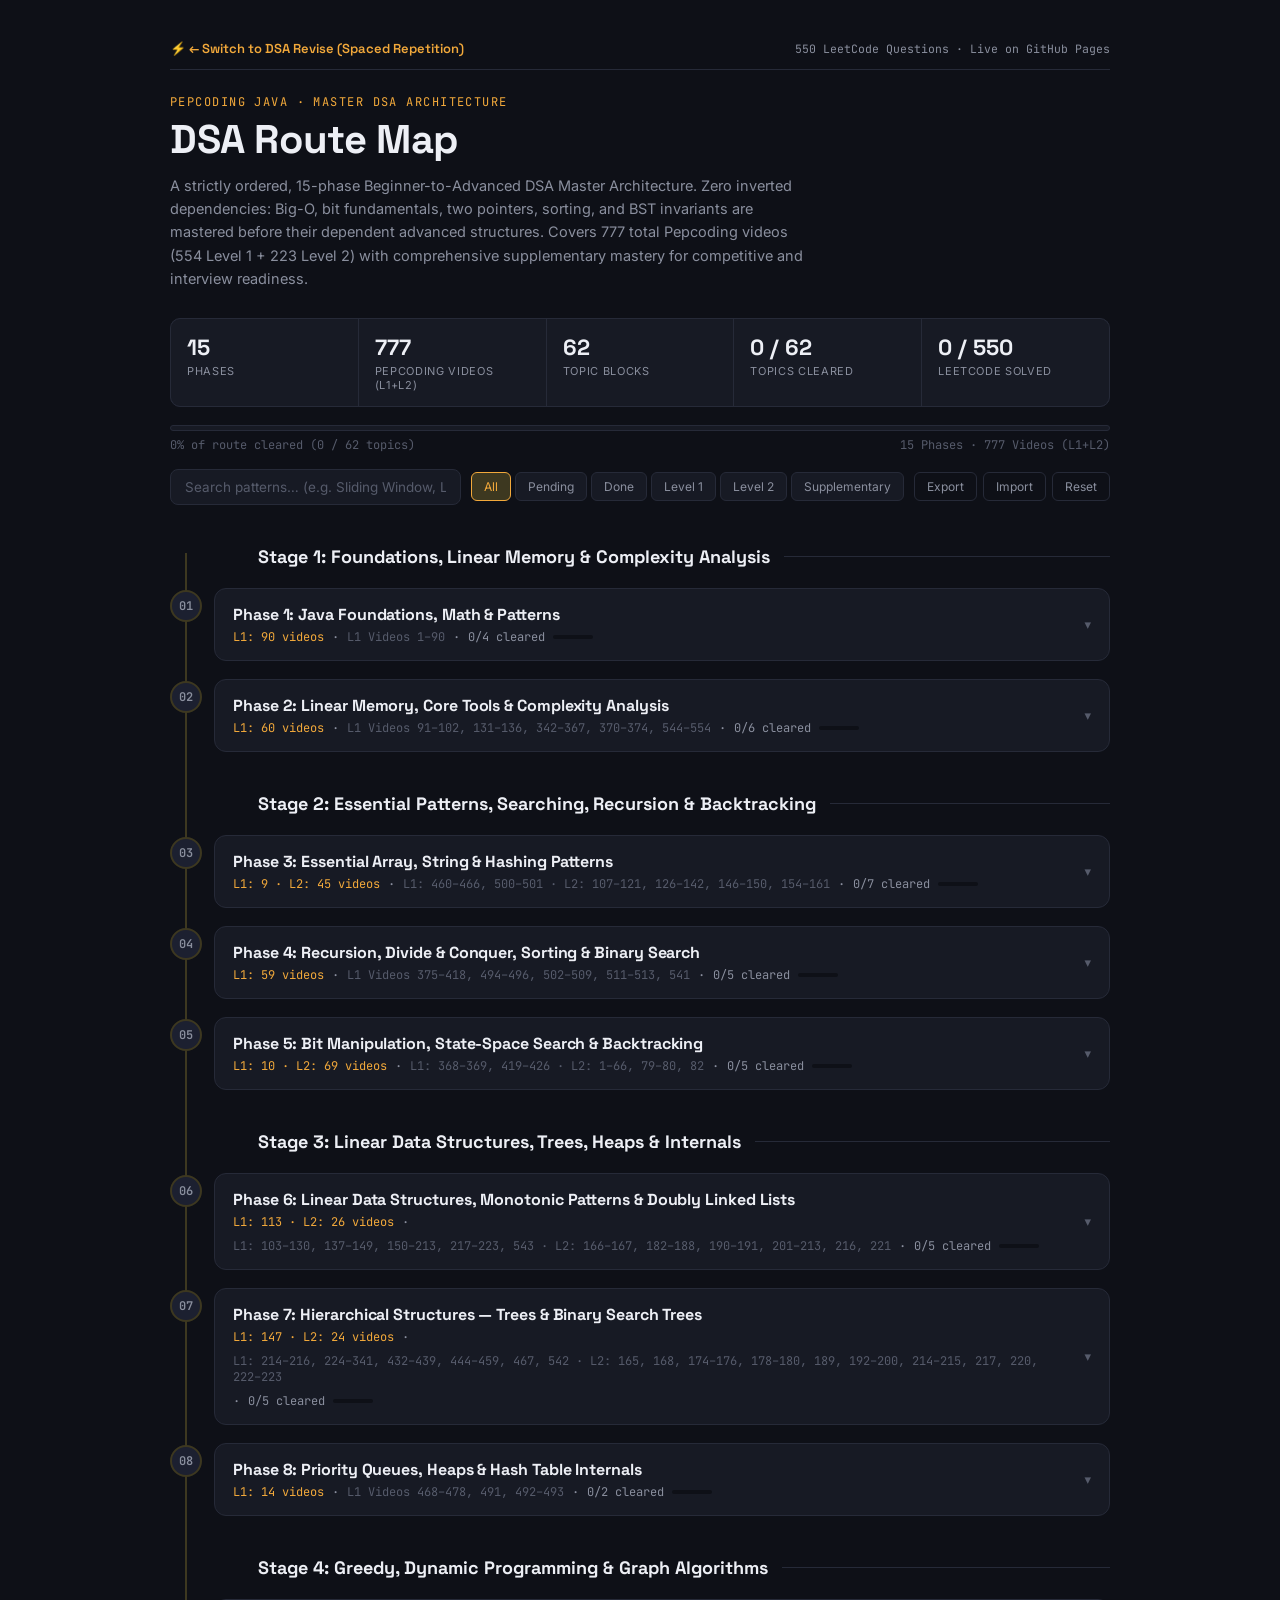
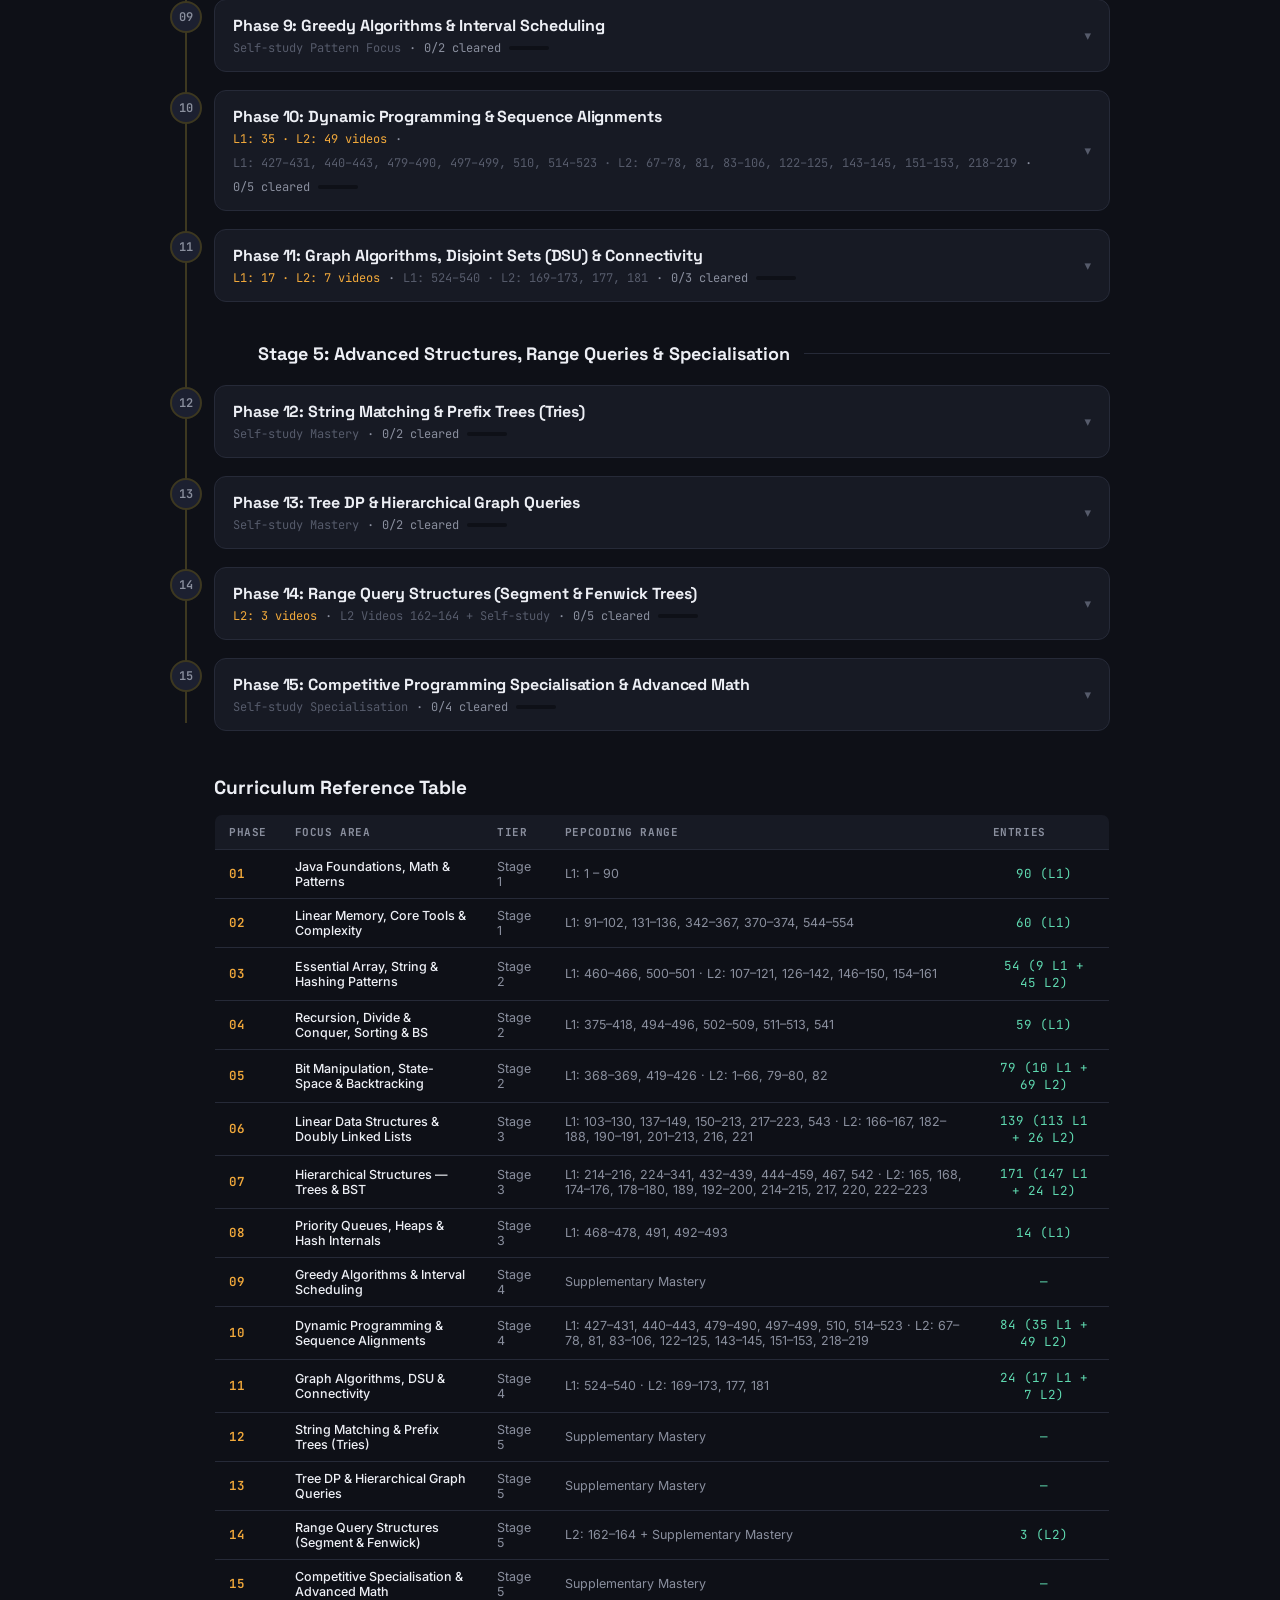
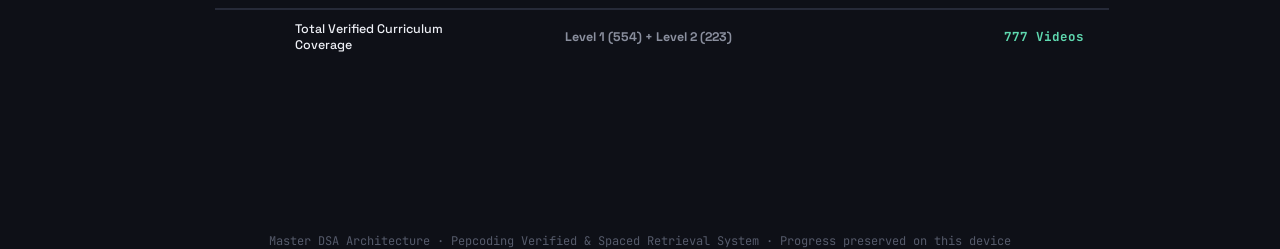
<file: docs/roadmap.html>
<!DOCTYPE html>
<html lang="en">
<head>
<meta charset="UTF-8">
<meta name="viewport" content="width=device-width, initial-scale=1.0">
<title>Master DSA Architecture (Beginner to Advanced)</title>
<link rel="preconnect" href="https://fonts.googleapis.com">
<link rel="preconnect" href="https://fonts.gstatic.com" crossorigin>
<link href="https://fonts.googleapis.com/css2?family=Space+Grotesk:wght@500;600;700&family=Inter:wght@400;500;600&family=JetBrains+Mono:wght@400;500;600&display=swap" rel="stylesheet">
<style>
:root {
  --bg: #0e1017;
  --bg-elevated: #171a24;
  --bg-station: #1c2030;
  --bg-hover: #222639;
  --rail: #f2a93b;
  --rail-dim: #3d3820;
  --done: #5fd9b0;
  --done-dim: #1a3a30;
  --text: #edeff5;
  --text-muted: #8a8f9e;
  --text-faint: #565b6b;
  --border: #262a38;
  --danger: #e9707a;
  --accent-blue: #6ea8fe;
  --accent-purple: #b08cfe;
  --diff-easy: #5fd9b0;
  --diff-med: #f2a93b;
  --diff-hard: #e9707a;
}
* { box-sizing: border-box; margin: 0; padding: 0; }
html { scroll-behavior: smooth; }
body {
  background: var(--bg);
  color: var(--text);
  font-family: 'Inter', system-ui, sans-serif;
  -webkit-font-smoothing: antialiased;
  min-height: 100vh;
}
.wrap { max-width: 980px; margin: 0 auto; padding: 40px 20px 120px; }

/* ── Top Navigation Tabs ── */
.top-nav {
  display: flex;
  gap: 8px;
  margin-bottom: 28px;
  border-bottom: 1px solid var(--border);
  padding-bottom: 12px;
}
.nav-tab {
  background: transparent;
  border: 1px solid transparent;
  color: var(--text-muted);
  font-family: 'Space Grotesk', sans-serif;
  font-weight: 600;
  font-size: 14px;
  padding: 8px 16px;
  border-radius: 8px;
  cursor: pointer;
  transition: all 0.2s;
  display: flex;
  align-items: center;
  gap: 8px;
}
.nav-tab:hover { color: var(--text); background: var(--bg-elevated); }
.nav-tab.active {
  background: var(--bg-elevated);
  border-color: var(--border);
  color: var(--rail);
}
.nav-badge {
  background: var(--bg-station);
  font-size: 11px;
  font-family: 'JetBrains Mono', monospace;
  padding: 2px 6px;
  border-radius: 10px;
  color: var(--text-muted);
}

/* ── Header ── */
header { margin-bottom: 28px; }
.eyebrow {
  font-family: 'JetBrains Mono', monospace;
  font-size: 12px;
  letter-spacing: 0.12em;
  text-transform: uppercase;
  color: var(--rail);
  margin-bottom: 8px;
}
h1 {
  font-family: 'Space Grotesk', sans-serif;
  font-weight: 700;
  font-size: clamp(28px, 4.5vw, 40px);
  line-height: 1.1;
  margin-bottom: 12px;
  letter-spacing: -0.01em;
}
header p.sub {
  color: var(--text-muted);
  font-size: 14.5px;
  line-height: 1.6;
  max-width: 72ch;
}

/* ── Stats Grid ── */
.stats {
  display: grid;
  grid-template-columns: repeat(auto-fit, minmax(130px, 1fr));
  gap: 1px;
  background: var(--border);
  border: 1px solid var(--border);
  border-radius: 10px;
  overflow: hidden;
  margin: 24px 0 8px;
}
.stat {
  background: var(--bg-elevated);
  padding: 14px 16px;
}
.stat .num {
  font-family: 'Space Grotesk', sans-serif;
  font-weight: 700;
  font-size: 22px;
}
.stat .lbl {
  font-size: 11px;
  color: var(--text-muted);
  text-transform: uppercase;
  letter-spacing: 0.06em;
  margin-top: 3px;
}

/* ── Progress Bar ── */
.progress-outer {
  height: 6px;
  background: var(--bg-elevated);
  border-radius: 3px;
  overflow: hidden;
  margin: 18px 0 6px;
  border: 1px solid var(--border);
}
.progress-inner {
  height: 100%;
  background: linear-gradient(90deg, var(--rail), var(--done));
  width: 0%;
  transition: width .5s ease;
  border-radius: 3px;
}
.progress-caption {
  display: flex;
  justify-content: space-between;
  align-items: center;
  font-size: 12px;
  color: var(--text-faint);
  font-family: 'JetBrains Mono', monospace;
  margin-bottom: 16px;
}

/* ── Toolbar ── */
.toolbar {
  display: flex;
  flex-wrap: wrap;
  gap: 10px;
  align-items: center;
  margin-bottom: 24px;
}
.search-box {
  flex: 1 1 220px;
  background: var(--bg-elevated);
  border: 1px solid var(--border);
  border-radius: 8px;
  padding: 9px 14px;
  color: var(--text);
  font-family: 'Inter', sans-serif;
  font-size: 13.5px;
  outline: none;
  transition: border-color .2s;
}
.search-box::placeholder { color: var(--text-faint); }
.search-box:focus { border-color: var(--rail); }
.filter-group { display: flex; gap: 4px; flex-wrap: wrap; }
.filter-btn {
  background: var(--bg-elevated);
  border: 1px solid var(--border);
  color: var(--text-muted);
  font-family: 'Inter', sans-serif;
  font-size: 12px;
  padding: 6px 12px;
  border-radius: 6px;
  cursor: pointer;
  transition: all .2s;
}
.filter-btn:hover { border-color: var(--text-muted); }
.filter-btn.active { border-color: var(--rail); color: var(--rail); background: var(--rail-dim); }
.action-group { display: flex; gap: 6px; margin-left: auto; }
.action-btn {
  background: none;
  border: 1px solid var(--border);
  color: var(--text-muted);
  font-family: 'Inter', sans-serif;
  font-size: 12px;
  padding: 6px 12px;
  border-radius: 6px;
  cursor: pointer;
  transition: all .2s;
}
.action-btn:hover { border-color: var(--text-muted); color: var(--text); }
.action-btn.danger:hover { border-color: var(--danger); color: var(--danger); }
#importInput { display: none; }

/* ── Track Dividers ── */
.track-divider {
  display: flex;
  align-items: center;
  gap: 14px;
  margin: 40px 0 20px;
  padding-left: 44px;
}
.track-divider .track-label {
  font-family: 'Space Grotesk', sans-serif;
  font-weight: 700;
  font-size: 18px;
  white-space: nowrap;
}
.track-divider .track-sub {
  font-size: 12.5px;
  font-weight: 500;
  color: var(--text-muted);
  margin-left: 6px;
}
.track-divider::after {
  content: "";
  flex: 1;
  height: 1px;
  background: var(--border);
}

/* ── Route Line & Phases ── */
.line {
  position: relative;
  padding-left: 44px;
}
.line::before {
  content: "";
  position: absolute;
  left: 15px;
  top: 8px;
  bottom: 8px;
  width: 2px;
  background: var(--rail-dim);
}
.line-fill {
  position: absolute;
  left: 15px;
  top: 8px;
  width: 2px;
  background: var(--done);
  height: 0%;
  transition: height .6s ease;
}
.phase {
  position: relative;
  margin-bottom: 8px;
}
.phase.hidden-by-filter { display: none; }
.node {
  position: absolute;
  left: -44px;
  top: 2px;
  width: 32px;
  height: 32px;
  border-radius: 50%;
  background: var(--bg-station);
  border: 2px solid var(--rail-dim);
  display: flex;
  align-items: center;
  justify-content: center;
  font-family: 'JetBrains Mono', monospace;
  font-size: 12px;
  font-weight: 600;
  color: var(--text-muted);
  z-index: 2;
  transition: border-color .3s, background .3s, color .3s;
}
.node.complete { border-color: var(--done); background: var(--done-dim); color: var(--done); }
.node.active-ring { border-color: var(--rail); }

/* ── Station Card ── */
.station {
  background: var(--bg-elevated);
  border: 1px solid var(--border);
  border-radius: 12px;
  margin-bottom: 18px;
  overflow: hidden;
}
.station-head {
  display: flex;
  align-items: center;
  justify-content: space-between;
  gap: 12px;
  padding: 15px 18px;
  cursor: pointer;
  user-select: none;
  transition: background .15s;
}
.station-head:hover { background: var(--bg-hover); }
.station-head-left { min-width: 0; }
.station-title {
  font-family: 'Space Grotesk', sans-serif;
  font-weight: 700;
  font-size: 16px;
  margin-bottom: 4px;
  letter-spacing: -0.005em;
}
.station-meta {
  display: flex;
  gap: 8px;
  align-items: center;
  font-size: 12px;
  color: var(--text-muted);
  font-family: 'JetBrains Mono', monospace;
  flex-wrap: wrap;
}
.station-meta .vid-count { color: var(--rail); }
.station-meta .vid-range { color: var(--text-faint); }
.station-progress-mini {
  width: 40px;
  height: 4px;
  background: var(--bg);
  border-radius: 2px;
  overflow: hidden;
}
.station-progress-mini-fill {
  height: 100%;
  background: var(--done);
  transition: width .3s;
}
.chev {
  color: var(--text-faint);
  font-size: 13px;
  transition: transform .25s ease;
  flex-shrink: 0;
}
.station.open .chev { transform: rotate(180deg); }

/* CSS Grid accordion */
.station-body-wrap {
  display: grid;
  grid-template-rows: 0fr;
  transition: grid-template-rows .35s ease;
}
.station.open .station-body-wrap { grid-template-rows: 1fr; }
.station-body { overflow: hidden; }

/* ── Stop Row ── */
.stop {
  display: flex;
  gap: 12px;
  align-items: flex-start;
  padding: 13px 18px;
  border-top: 1px solid var(--border);
}
.stop label {
  display: flex;
  gap: 12px;
  align-items: flex-start;
  cursor: pointer;
  width: 100%;
}
.checkbox {
  flex-shrink: 0;
  width: 18px;
  height: 18px;
  margin-top: 2px;
  border-radius: 5px;
  border: 1.5px solid var(--text-faint);
  background: transparent;
  position: relative;
  appearance: none;
  -webkit-appearance: none;
  cursor: pointer;
  transition: border-color .2s, background .2s;
}
.checkbox:checked { background: var(--done); border-color: var(--done); }
.checkbox:checked::after {
  content: "";
  position: absolute;
  left: 5px;
  top: 1px;
  width: 4px;
  height: 9px;
  border: solid var(--bg);
  border-width: 0 2px 2px 0;
  transform: rotate(40deg);
}
.stop-body { min-width: 0; flex: 1; }
.stop-header {
  display: flex;
  align-items: baseline;
  justify-content: space-between;
  gap: 8px;
  margin-bottom: 4px;
  flex-wrap: wrap;
}
.stop-title {
  font-size: 14.5px;
  font-weight: 600;
  transition: color .2s;
}
.stop.done .stop-title {
  color: var(--text-muted);
  text-decoration: line-through;
  text-decoration-color: var(--text-faint);
}
.stop-badges {
  display: inline-flex;
  gap: 5px;
  align-items: center;
}
.badge {
  font-family: 'JetBrains Mono', monospace;
  font-size: 10px;
  padding: 1px 6px;
  border-radius: 4px;
  text-transform: uppercase;
  letter-spacing: 0.04em;
  font-weight: 500;
}
.badge-pep { background: rgba(242, 169, 59, 0.12); color: var(--rail); border: 1px solid rgba(242, 169, 59, 0.3); }
.badge-pep2 { background: rgba(176, 140, 254, 0.15); color: var(--accent-purple); border: 1px solid rgba(176, 140, 254, 0.35); font-weight: 600; }
.badge-supp { background: rgba(110, 168, 254, 0.12); color: var(--accent-blue); border: 1px solid rgba(110, 168, 254, 0.3); }
.badge-easy { color: var(--diff-easy); }
.badge-med { color: var(--diff-med); }
.badge-hard { color: var(--diff-hard); }

.stop-topics {
  font-size: 12.5px;
  color: var(--text-muted);
  line-height: 1.55;
  margin-bottom: 6px;
}
.stop-footer {
  display: flex;
  align-items: center;
  justify-content: space-between;
  gap: 8px;
  font-family: 'JetBrains Mono', monospace;
  font-size: 11px;
  color: var(--text-faint);
  flex-wrap: wrap;
}
.stop-range { color: var(--text-faint); }
.stop-links {
  display: inline-flex;
  gap: 6px;
}
.stop-links a, .stop-links button {
  font-family: 'JetBrains Mono', monospace;
  font-size: 10.5px;
  color: var(--accent-blue);
  background: transparent;
  text-decoration: none;
  padding: 2px 7px;
  border: 1px solid var(--border);
  border-radius: 4px;
  cursor: pointer;
  transition: all .2s;
}
.stop-links a:hover, .stop-links button:hover {
  border-color: var(--accent-blue);
  background: rgba(110,168,254,0.08);
}
.btn-log-rev {
  color: var(--rail) !important;
  border-color: rgba(242, 169, 59, 0.3) !important;
}
.btn-log-rev:hover {
  background: rgba(242, 169, 59, 0.1) !important;
}

mark {
  background: rgba(242,169,59,0.25);
  color: var(--text);
  border-radius: 2px;
  padding: 0 1px;
}

/* ── REVISION TRACKER VIEW ── */
.view-container { display: none; }
.view-container.active { display: block; }

.rev-dashboard {
  display: grid;
  grid-template-columns: repeat(auto-fit, minmax(140px, 1fr));
  gap: 12px;
  margin-bottom: 24px;
}
.rev-card {
  background: var(--bg-elevated);
  border: 1px solid var(--border);
  border-radius: 8px;
  padding: 14px;
}
.rev-card .num {
  font-family: 'Space Grotesk', sans-serif;
  font-size: 24px;
  font-weight: 700;
  color: var(--text);
}
.rev-card .lbl {
  font-size: 11px;
  color: var(--text-muted);
  text-transform: uppercase;
  letter-spacing: 0.05em;
  margin-top: 2px;
}
.rev-card.due { border-color: rgba(233, 112, 122, 0.4); }
.rev-card.due .num { color: var(--danger); }

/* Revision Form */
.rev-form-box {
  background: var(--bg-elevated);
  border: 1px solid var(--border);
  border-radius: 10px;
  padding: 20px;
  margin-bottom: 28px;
}
.rev-form-box h3 {
  font-family: 'Space Grotesk', sans-serif;
  font-size: 16px;
  margin-bottom: 14px;
  display: flex;
  align-items: center;
  gap: 8px;
}
.form-grid {
  display: grid;
  grid-template-columns: repeat(auto-fit, minmax(200px, 1fr));
  gap: 12px;
  margin-bottom: 12px;
}
.form-group {
  display: flex;
  flex-direction: column;
  gap: 5px;
}
.form-group label {
  font-size: 11.5px;
  color: var(--text-muted);
  font-family: 'JetBrains Mono', monospace;
  text-transform: uppercase;
  letter-spacing: 0.05em;
}
.form-control {
  background: var(--bg-station);
  border: 1px solid var(--border);
  border-radius: 6px;
  padding: 8px 12px;
  color: var(--text);
  font-family: 'Inter', sans-serif;
  font-size: 13px;
  outline: none;
}
.form-control:focus { border-color: var(--rail); }
select.form-control { cursor: pointer; }

.btn-primary {
  background: var(--rail);
  color: var(--bg);
  border: none;
  font-family: 'Space Grotesk', sans-serif;
  font-weight: 700;
  font-size: 13px;
  padding: 9px 18px;
  border-radius: 6px;
  cursor: pointer;
  transition: opacity .2s;
}
.btn-primary:hover { opacity: 0.9; }

/* Revision Table */
.rev-table-wrap {
  overflow-x: auto;
  border: 1px solid var(--border);
  border-radius: 10px;
  background: var(--bg-elevated);
}
.rev-table {
  width: 100%;
  border-collapse: collapse;
  font-size: 12.5px;
}
.rev-table th {
  background: var(--bg-station);
  color: var(--text-muted);
  font-family: 'JetBrains Mono', monospace;
  font-size: 11px;
  text-transform: uppercase;
  letter-spacing: 0.06em;
  padding: 10px 14px;
  text-align: left;
  border-bottom: 1px solid var(--border);
  white-space: nowrap;
}
.rev-table td {
  padding: 10px 14px;
  border-bottom: 1px solid var(--border);
  color: var(--text);
}
.rev-table tr:last-child td { border-bottom: none; }
.rev-table tr.is-due {
  background: rgba(233, 112, 122, 0.06);
}
.ind-pill {
  font-family: 'JetBrains Mono', monospace;
  font-size: 10.5px;
  padding: 2px 7px;
  border-radius: 4px;
  display: inline-block;
  white-space: nowrap;
}
.ind-independent { background: rgba(95, 217, 176, 0.15); color: var(--done); }
.ind-hint { background: rgba(242, 169, 59, 0.15); color: var(--rail); }
.ind-solution { background: rgba(233, 112, 122, 0.15); color: var(--danger); }

/* Quick Reference Table */
.ref-table-wrap {
  margin: 44px 0 0;
  padding-left: 44px;
}
.ref-table-wrap h2 {
  font-family: 'Space Grotesk', sans-serif;
  font-weight: 700;
  font-size: 19px;
  margin-bottom: 14px;
}
.ref-table {
  width: 100%;
  border-collapse: collapse;
  font-size: 12.5px;
  border: 1px solid var(--border);
  border-radius: 8px;
  overflow: hidden;
}
.ref-table th {
  background: var(--bg-elevated);
  color: var(--text-muted);
  font-family: 'JetBrains Mono', monospace;
  font-size: 11px;
  text-transform: uppercase;
  letter-spacing: 0.05em;
  padding: 10px 14px;
  text-align: left;
  border-bottom: 1px solid var(--border);
}
.ref-table td {
  padding: 9px 14px;
  border-bottom: 1px solid var(--border);
  color: var(--text-muted);
}
.ref-table tr:last-child td { border-bottom: none; }
.ref-table td:first-child {
  font-family: 'JetBrains Mono', monospace;
  color: var(--rail);
  font-weight: 600;
}
.ref-table td:nth-child(2) { color: var(--text); font-weight: 500; }
.ref-table td:last-child {
  font-family: 'JetBrains Mono', monospace;
  color: var(--done);
  text-align: center;
}
.ref-table tfoot td {
  padding: 11px 14px;
  border-top: 2px solid var(--border);
  font-weight: 700;
  font-family: 'Space Grotesk', sans-serif;
}
.ref-table tfoot td:last-child { color: var(--done); text-align: center; }

/* Routine Box */
.routine-box {
  background: var(--bg-elevated);
  border: 1px solid var(--border);
  border-radius: 8px;
  padding: 16px 20px;
  margin-top: 24px;
  font-size: 13px;
  line-height: 1.6;
  color: var(--text-muted);
}
.routine-box h4 {
  color: var(--text);
  font-family: 'Space Grotesk', sans-serif;
  font-size: 14.5px;
  margin-bottom: 8px;
}

footer {
  text-align: center;
  color: var(--text-faint);
  font-size: 12px;
  margin-top: 48px;
  font-family: 'JetBrains Mono', monospace;
}

/* Toast */
.toast {
  position: fixed;
  bottom: 24px;
  left: 50%;
  transform: translateX(-50%) translateY(80px);
  background: var(--bg-elevated);
  border: 1px solid var(--border);
  color: var(--text);
  font-size: 13px;
  padding: 10px 20px;
  border-radius: 8px;
  opacity: 0;
  transition: all .3s ease;
  z-index: 999;
  pointer-events: none;
}
.toast.visible {
  transform: translateX(-50%) translateY(0);
  opacity: 1;
}

@media (max-width: 600px) {
  .wrap { padding: 24px 14px 100px; }
  .line { padding-left: 36px; }
  .line::before, .line-fill { left: 13px; }
  .node { left: -36px; width: 28px; height: 28px; font-size: 11px; }
  .track-divider { padding-left: 36px; }
  .ref-table-wrap { padding-left: 36px; }
  .toolbar { flex-direction: column; align-items: stretch; }
  .action-group { margin-left: 0; justify-content: flex-end; }
  .top-nav { overflow-x: auto; }
}

/* Practice Drawer & LeetCode Practice Styling */
.practice-toggle-btn {
  display: inline-flex;
  align-items: center;
  gap: 7px;
  margin-top: 10px;
  background: rgba(88, 166, 255, 0.08);
  border: 1px solid rgba(88, 166, 255, 0.3);
  color: var(--rail);
  padding: 6px 12px;
  border-radius: 6px;
  font-size: 11.5px;
  font-family: 'Space Grotesk', sans-serif;
  font-weight: 600;
  cursor: pointer;
  transition: all 0.2s ease;
  user-select: none;
}
.practice-toggle-btn:hover {
  background: rgba(88, 166, 255, 0.16);
  border-color: var(--rail);
}
.practice-toggle-btn.open {
  background: rgba(88, 166, 255, 0.2);
  border-color: var(--rail);
}
.practice-toggle-btn .pt-arrow {
  font-size: 10px;
  transition: transform 0.2s ease;
}
.practice-toggle-btn.open .pt-arrow {
  transform: rotate(180deg);
}
.practice-drawer {
  display: none;
  margin-top: 12px;
  padding: 14px 16px;
  background: var(--bg-elevated);
  border: 1px solid var(--border);
  border-radius: 8px;
}
.practice-drawer.open {
  display: block;
}
.practice-drawer-header {
  display: flex;
  justify-content: space-between;
  align-items: center;
  margin-bottom: 12px;
  padding-bottom: 8px;
  border-bottom: 1px solid var(--border);
}
.practice-drawer-title {
  font-size: 12px;
  font-weight: 700;
  text-transform: uppercase;
  letter-spacing: 0.05em;
  color: var(--text);
  font-family: 'Space Grotesk', sans-serif;
  display: flex;
  align-items: center;
  gap: 6px;
}
.practice-drawer-stats {
  font-size: 11px;
  color: var(--text-muted);
  font-family: 'JetBrains Mono', monospace;
}
.practice-group {
  margin-bottom: 12px;
}
.practice-group:last-child {
  margin-bottom: 0;
}
.practice-group-title {
  font-size: 11px;
  font-weight: 700;
  margin-bottom: 8px;
  display: flex;
  align-items: center;
  gap: 6px;
  text-transform: uppercase;
  letter-spacing: 0.04em;
  font-family: 'JetBrains Mono', monospace;
}
.practice-group-title.easy { color: var(--done); }
.practice-group-title.medium { color: var(--warn); }
.practice-group-title.hard { color: var(--danger); }

.practice-grid {
  display: grid;
  grid-template-columns: repeat(auto-fill, minmax(280px, 1fr));
  gap: 8px;
}
.practice-item {
  display: flex;
  align-items: center;
  gap: 9px;
  background: var(--bg-station);
  border: 1px solid var(--border);
  border-radius: 6px;
  padding: 7px 11px;
  font-size: 12px;
  transition: border-color 0.15s, background 0.15s;
}
.practice-item:hover {
  border-color: rgba(255, 255, 255, 0.2);
  background: rgba(255, 255, 255, 0.03);
}
.practice-item.done {
  opacity: 0.7;
  background: rgba(63, 185, 80, 0.06);
  border-color: rgba(63, 185, 80, 0.3);
}
.practice-item.done .practice-link {
  text-decoration: line-through;
  color: var(--text-muted);
}
.practice-checkbox {
  appearance: none;
  width: 15px;
  height: 15px;
  border: 1.5px solid var(--text-muted);
  border-radius: 4px;
  background: transparent;
  cursor: pointer;
  flex-shrink: 0;
  position: relative;
  transition: all 0.15s ease;
}
.practice-checkbox:checked {
  background: var(--done);
  border-color: var(--done);
}
.practice-checkbox:checked::after {
  content: '✓';
  position: absolute;
  color: #000;
  font-size: 10px;
  font-weight: 800;
  top: 50%;
  left: 50%;
  transform: translate(-50%, -50%);
}
.practice-link {
  color: var(--text);
  text-decoration: none;
  flex-grow: 1;
  white-space: nowrap;
  overflow: hidden;
  text-overflow: ellipsis;
  font-family: 'Inter', sans-serif;
  font-size: 12px;
}
.practice-link:hover {
  color: var(--rail);
  text-decoration: underline;
}
.practice-platform-tag {
  font-size: 9.5px;
  padding: 1px 5px;
  border-radius: 3px;
  background: rgba(255, 255, 255, 0.06);
  color: var(--text-faint);
  font-family: 'JetBrains Mono', monospace;
  text-transform: uppercase;
}

</style>
</head>
<body>
<div class="wrap">
  <!-- Cross Navigation to DSA Revise -->
  <div style="display:flex; justify-content:space-between; align-items:center; margin-bottom:24px; padding-bottom:12px; border-bottom:1px solid var(--border); flex-wrap:wrap; gap:10px;">
    <a href="index.html" style="color:var(--rail); text-decoration:none; font-family:'Space Grotesk',sans-serif; font-weight:600; font-size:13px; display:inline-flex; align-items:center; gap:6px;">
      ⚡ ← Switch to DSA Revise (Spaced Repetition)
    </a>
    <span style="font-size:11.5px; font-family:'JetBrains Mono',monospace; color:var(--text-muted);">
      550 LeetCode Questions · Live on GitHub Pages
    </span>
  </div>
  <!-- View Navigation -->
  <!-- Header -->
  <header>
    <p class="eyebrow">Pepcoding Java · Master DSA Architecture</p>
    <h1>DSA Route Map</h1>
    <p class="sub">A strictly ordered, 15-phase Beginner-to-Advanced DSA Master Architecture. Zero inverted dependencies: Big-O, bit fundamentals, two pointers, sorting, and BST invariants are mastered before their dependent advanced structures. Covers 777 total Pepcoding videos (554 Level 1 + 223 Level 2) with comprehensive supplementary mastery for competitive and interview readiness.</p>
  </header>

  <!-- ═══════════════ VIEW 1: ROADMAP ═══════════════ -->
  <div id="view-roadmap">
    <!-- Stats Grid -->
    <div class="stats">
      <div class="stat"><div class="num">15</div><div class="lbl">Phases</div></div>
      <div class="stat"><div class="num">777</div><div class="lbl">Pepcoding Videos (L1+L2)</div></div>
      <div class="stat"><div class="num" id="statTopics">62</div><div class="lbl">Topic Blocks</div></div>
      <div class="stat"><div class="num" id="statDone">0 / 62</div><div class="lbl">Topics Cleared</div></div>
      <div class="stat"><div class="num" id="statPracticeSolved">0 / 550</div><div class="lbl">LeetCode Solved</div></div>
    </div>

    <div class="progress-outer"><div class="progress-inner" id="progressBar"></div></div>
    <div class="progress-caption">
      <span id="progressPct">0% of route cleared</span>
      <span>15 Phases · 777 Videos (L1+L2)</span>
    </div>

    <!-- Toolbar -->
    <div class="toolbar">
      <input type="text" class="search-box" id="searchBox" placeholder="Search patterns… (e.g. Sliding Window, LCS, DSU, Dijkstra)">
      <div class="filter-group">
        <button class="filter-btn active" data-filter="all">All</button>
        <button class="filter-btn" data-filter="pending">Pending</button>
        <button class="filter-btn" data-filter="done">Done</button>
        <button class="filter-btn" data-filter="pep1">Level 1</button>
        <button class="filter-btn" data-filter="pep2">Level 2</button>
        <button class="filter-btn" data-filter="supp">Supplementary</button>
      </div>
      <div class="action-group">
        <button class="action-btn" id="exportBtn">Export</button>
        <button class="action-btn" id="importBtn">Import</button>
        <input type="file" id="importInput" accept=".json">
        <button class="action-btn danger" id="resetBtn">Reset</button>
      </div>
    </div>

    <!-- The Rail Line -->
    <div class="line" id="line">
      <div class="line-fill" id="lineFill"></div>
    </div>

    <!-- Quick Phase Reference Table -->
    <div class="ref-table-wrap">
      <h2>Curriculum Reference Table</h2>
      <table class="ref-table">
        <thead>
          <tr>
            <th>Phase</th>
            <th>Focus Area</th>
            <th>Tier</th>
            <th>Pepcoding Range</th>
            <th>Entries</th>
          </tr>
        </thead>
                <tbody>
          <tr><td>01</td><td>Java Foundations, Math & Patterns</td><td>Stage 1</td><td>L1: 1 – 90</td><td>90 (L1)</td></tr>
          <tr><td>02</td><td>Linear Memory, Core Tools & Complexity</td><td>Stage 1</td><td>L1: 91–102, 131–136, 342–367, 370–374, 544–554</td><td>60 (L1)</td></tr>
          <tr><td>03</td><td>Essential Array, String & Hashing Patterns</td><td>Stage 2</td><td>L1: 460–466, 500–501 · L2: 107–121, 126–142, 146–150, 154–161</td><td>54 (9 L1 + 45 L2)</td></tr>
          <tr><td>04</td><td>Recursion, Divide & Conquer, Sorting & BS</td><td>Stage 2</td><td>L1: 375–418, 494–496, 502–509, 511–513, 541</td><td>59 (L1)</td></tr>
          <tr><td>05</td><td>Bit Manipulation, State-Space & Backtracking</td><td>Stage 2</td><td>L1: 368–369, 419–426 · L2: 1–66, 79–80, 82</td><td>79 (10 L1 + 69 L2)</td></tr>
          <tr><td>06</td><td>Linear Data Structures & Doubly Linked Lists</td><td>Stage 3</td><td>L1: 103–130, 137–149, 150–213, 217–223, 543 · L2: 166–167, 182–188, 190–191, 201–213, 216, 221</td><td>139 (113 L1 + 26 L2)</td></tr>
          <tr><td>07</td><td>Hierarchical Structures — Trees & BST</td><td>Stage 3</td><td>L1: 214–216, 224–341, 432–439, 444–459, 467, 542 · L2: 165, 168, 174–176, 178–180, 189, 192–200, 214–215, 217, 220, 222–223</td><td>171 (147 L1 + 24 L2)</td></tr>
          <tr><td>08</td><td>Priority Queues, Heaps & Hash Internals</td><td>Stage 3</td><td>L1: 468–478, 491, 492–493</td><td>14 (L1)</td></tr>
          <tr><td>09</td><td>Greedy Algorithms & Interval Scheduling</td><td>Stage 4</td><td>Supplementary Mastery</td><td>—</td></tr>
          <tr><td>10</td><td>Dynamic Programming & Sequence Alignments</td><td>Stage 4</td><td>L1: 427–431, 440–443, 479–490, 497–499, 510, 514–523 · L2: 67–78, 81, 83–106, 122–125, 143–145, 151–153, 218–219</td><td>84 (35 L1 + 49 L2)</td></tr>
          <tr><td>11</td><td>Graph Algorithms, DSU & Connectivity</td><td>Stage 4</td><td>L1: 524–540 · L2: 169–173, 177, 181</td><td>24 (17 L1 + 7 L2)</td></tr>
          <tr><td>12</td><td>String Matching & Prefix Trees (Tries)</td><td>Stage 5</td><td>Supplementary Mastery</td><td>—</td></tr>
          <tr><td>13</td><td>Tree DP & Hierarchical Graph Queries</td><td>Stage 5</td><td>Supplementary Mastery</td><td>—</td></tr>
          <tr><td>14</td><td>Range Query Structures (Segment & Fenwick)</td><td>Stage 5</td><td>L2: 162–164 + Supplementary Mastery</td><td>3 (L2)</td></tr>
          <tr><td>15</td><td>Competitive Specialisation & Advanced Math</td><td>Stage 5</td><td>Supplementary Mastery</td><td>—</td></tr>
        </tbody>
        <tfoot>
          <tr><td></td><td>Total Verified Curriculum Coverage</td><td></td><td>Level 1 (554) + Level 2 (223)</td><td>777 Videos</td></tr>
        </tfoot>
      </table>
    </div>
  </div>

  </div>

  <footer>Master DSA Architecture · Pepcoding Verified & Spaced Retrieval System · Progress preserved on this device</footer>
</div>

<div class="toast" id="toast"></div>

<script>
/* ══════════════════════════════════════════════════════════════════════
   CURRICULUM DATA: 14 RESTRUCTURED PHASES (CORE: 1-11, EXTENDED: 12-14)
   ══════════════════════════════════════════════════════════════════════ */
const DATA = [
  {
    "_tier": "stage1",
    "_tierLabel": "Stage 1: Foundations, Linear Memory & Complexity Analysis",
    "title": "Phase 1: Java Foundations, Math & Patterns",
    "vidCount": "L1: 90",
    "vidRange": "L1 Videos 1\u201390",
    "readiness": "Can write nested loops cleanly, execute base conversions, and verify prime numbers in O(\u221aN).",
    "stops": [
      {
        "title": "Java Syntax, Flow Control & Loops",
        "range": "L1 Videos 1\u201310",
        "topics": "Hello World, Print Z, Variables & Data Types, If / Else If Conditionals, Grading System, While/For Loops, Scanner Input",
        "diff": "easy",
        "type": "pep1",
        "practice": {
          "easy": [
            {
              "title": "Subtract the Product and Sum of Digits",
              "url": "https://leetcode.com/problems/subtract-the-product-and-sum-of-digits-of-an-integer/",
              "platform": "leetcode"
            },
            {
              "title": "Number of Steps to Reduce a Number to Zero",
              "url": "https://leetcode.com/problems/number-of-steps-to-reduce-a-number-to-zero/",
              "platform": "leetcode"
            },
            {
              "title": "Palindrome Number",
              "url": "https://leetcode.com/problems/palindrome-number/",
              "platform": "leetcode"
            }
          ],
          "medium": [
            {
              "title": "Reverse Integer",
              "url": "https://leetcode.com/problems/reverse-integer/",
              "platform": "leetcode"
            }
          ],
          "hard": []
        }
      },
      {
        "title": "Foundational Math & Number Theory",
        "range": "L1 Videos 11\u201334",
        "topics": "Primality Check O(\u221aN), Primes till N, Fibonacci, Digits Extraction, Reverse/Rotate/Inverse Number, GCD & LCM (Euclid), Prime Factorization, Pythagorean Triplets, Benjamin Bulbs",
        "diff": "easy",
        "type": "pep1",
        "practice": {
          "easy": [
            {
              "title": "Roman to Integer.",
              "url": "https://leetcode.com/problems/roman-to-integer/",
              "platform": "leetcode"
            },
            {
              "title": "Happy Number.",
              "url": "https://leetcode.com/problems/happy-number/",
              "platform": "leetcode"
            },
            {
              "title": "Armstrong Numbers",
              "url": "https://practice.geeksforgeeks.org/problems/armstrong-numbers2727/1/?category[]=Mathematical&category[]=Mathematical&page=2&query=category[]Mathematicalpage2category[]Mathematical",
              "platform": "gfg"
            },
            {
              "title": "Power of Four",
              "url": "https://leetcode.com/problems/power-of-four/",
              "platform": "leetcode"
            },
            {
              "title": "Factorial",
              "url": "https://practice.geeksforgeeks.org/problems/factorial5739/1/?category[]=Mathematical&category[]=Mathematical&page=3&query=category[]Mathematicalpage3category[]Mathematical",
              "platform": "gfg"
            },
            {
              "title": "Excel Sheet Column Title",
              "url": "https://leetcode.com/problems/excel-sheet-column-title/",
              "platform": "leetcode"
            },
            {
              "title": "Maximum Product of Three Numbers",
              "url": "https://leetcode.com/problems/maximum-product-of-three-numbers/",
              "platform": "leetcode"
            },
            {
              "title": "Climbing Stairs",
              "url": "https://leetcode.com/problems/climbing-stairs/",
              "platform": "leetcode"
            }
          ],
          "medium": [
            {
              "title": "Integer to Roman",
              "url": "https://leetcode.com/problems/integer-to-roman/",
              "platform": "leetcode"
            },
            {
              "title": "Unique Paths",
              "url": "https://leetcode.com/problems/unique-paths/",
              "platform": "leetcode"
            },
            {
              "title": "Gray Code",
              "url": "https://leetcode.com/problems/gray-code/",
              "platform": "leetcode"
            },
            {
              "title": "Perfect Squares",
              "url": "https://leetcode.com/problems/perfect-squares/",
              "platform": "leetcode"
            },
            {
              "title": "Next Greater Element III",
              "url": "https://leetcode.com/problems/next-greater-element-iii/",
              "platform": "leetcode"
            },
            {
              "title": "Angle Between Hands of a Clock",
              "url": "https://leetcode.com/problems/angle-between-hands-of-a-clock/",
              "platform": "leetcode"
            }
          ],
          "hard": [
            {
              "title": "Permutation Sequence",
              "url": "https://leetcode.com/problems/permutation-sequence/",
              "platform": "leetcode"
            },
            {
              "title": "Basic Calculator",
              "url": "https://leetcode.com/problems/basic-calculator/",
              "platform": "leetcode"
            },
            {
              "title": "Max Points on a Line",
              "url": "https://leetcode.com/problems/max-points-on-a-line/",
              "platform": "leetcode"
            }
          ]
        }
      },
      {
        "title": "Pattern Printing (Nested Loop Logic)",
        "range": "L1 Videos 35\u201374",
        "topics": "Patterns 1 to 20 (Symmetric diamonds, hollow triangles, numeric swastika, hour-glasses, diagonal crosses, arrow heads, W-pattern)",
        "diff": "easy",
        "type": "pep1"
      },
      {
        "title": "Functions & Number Base Systems",
        "range": "L1 Videos 75\u201390",
        "topics": "Functions & Stack Frames, Decimal \u2194 Any Base Conversion, Any Base Addition, Subtraction, Multiplication",
        "diff": "easy",
        "type": "pep1",
        "practice": {
          "easy": [
            {
              "title": "Add Binary",
              "url": "https://leetcode.com/problems/add-binary/",
              "platform": "leetcode"
            },
            {
              "title": "Base 7",
              "url": "https://leetcode.com/problems/base-7/",
              "platform": "leetcode"
            },
            {
              "title": "Convert a Number to Hexadecimal",
              "url": "https://leetcode.com/problems/convert-a-number-to-hexadecimal/",
              "platform": "leetcode"
            }
          ],
          "medium": [
            {
              "title": "Pow(x, n)",
              "url": "https://leetcode.com/problems/powx-n/",
              "platform": "leetcode"
            },
            {
              "title": "Integer to Roman",
              "url": "https://leetcode.com/problems/integer-to-roman/",
              "platform": "leetcode"
            }
          ],
          "hard": []
        }
      }
    ]
  },
  {
    "title": "Phase 2: Linear Memory, Core Tools & Complexity Analysis",
    "vidCount": "L1: 60",
    "vidRange": "L1 Videos 91\u2013102, 131\u2013136, 342\u2013367, 370\u2013374, 544\u2013554",
    "readiness": "Understands JVM stack vs heap references, String Pool immutability, StringBuilder performance, and Big-O complexity.",
    "stops": [
      {
        "title": "1D Arrays & Reference Memory Model",
        "range": "L1 Videos 91\u2013102",
        "topics": "Heap Arrays, Stack Reference Model, Span of Array, Linear Search, Bar Chart, Large Sum & Difference of Arrays",
        "diff": "easy",
        "type": "pep1",
        "practice": {
          "easy": [
            {
              "title": "Build Array from Permutation",
              "url": "https://leetcode.com/problems/build-array-from-permutation/",
              "platform": "leetcode"
            },
            {
              "title": "Concatenation of Array",
              "url": "https://leetcode.com/problems/concatenation-of-array/",
              "platform": "leetcode"
            },
            {
              "title": "Running Sum of 1d Array",
              "url": "https://leetcode.com/problems/running-sum-of-1d-array/",
              "platform": "leetcode"
            },
            {
              "title": "Richest Customer Wealth",
              "url": "https://leetcode.com/problems/richest-customer-wealth/",
              "platform": "leetcode"
            },
            {
              "title": "Shuffle the Array",
              "url": "https://leetcode.com/problems/shuffle-the-array/",
              "platform": "leetcode"
            },
            {
              "title": "Kids With the Greatest Number of Candies",
              "url": "https://leetcode.com/problems/kids-with-the-greatest-number-of-candies/",
              "platform": "leetcode"
            },
            {
              "title": "Number of Good Pairs",
              "url": "https://leetcode.com/problems/number-of-good-pairs/",
              "platform": "leetcode"
            },
            {
              "title": "How Many Numbers Are Smaller Than the Current Number",
              "url": "https://leetcode.com/problems/how-many-numbers-are-smaller-than-the-current-number/",
              "platform": "leetcode"
            },
            {
              "title": "Create Target Array in the Given Order",
              "url": "https://leetcode.com/problems/create-target-array-in-the-given-order/",
              "platform": "leetcode"
            },
            {
              "title": "Check if the Sentence Is Pangram",
              "url": "https://leetcode.com/problems/check-if-the-sentence-is-pangram/",
              "platform": "leetcode"
            },
            {
              "title": "Count Items Matching a Rule",
              "url": "https://leetcode.com/problems/count-items-matching-a-rule/",
              "platform": "leetcode"
            },
            {
              "title": "Find the Highest Altitude",
              "url": "https://leetcode.com/problems/find-the-highest-altitude/",
              "platform": "leetcode"
            },
            {
              "title": "Find Numbers with Even Number of Digits",
              "url": "https://leetcode.com/problems/find-numbers-with-even-number-of-digits/",
              "platform": "leetcode"
            },
            {
              "title": "Add to Array-Form of Integer",
              "url": "https://leetcode.com/problems/add-to-array-form-of-integer/",
              "platform": "leetcode"
            },
            {
              "title": "Maximum Population Year",
              "url": "https://leetcode.com/problems/maximum-population-year/",
              "platform": "leetcode"
            },
            {
              "title": "Two Sum",
              "url": "https://leetcode.com/problems/two-sum/",
              "platform": "leetcode"
            },
            {
              "title": "Find N Unique Integers Sum up to Zero",
              "url": "https://leetcode.com/problems/find-n-unique-integers-sum-up-to-zero/",
              "platform": "leetcode"
            },
            {
              "title": "Maximum Subarray",
              "url": "https://leetcode.com/problems/maximum-subarray/",
              "platform": "leetcode"
            },
            {
              "title": "Plus One",
              "url": "https://leetcode.com/problems/plus-one/",
              "platform": "leetcode"
            },
            {
              "title": "Remove Duplicates from Sorted Array",
              "url": "https://leetcode.com/problems/remove-duplicates-from-sorted-array/",
              "platform": "leetcode"
            },
            {
              "title": "Minimum Cost to Move Chips to The Same Position",
              "url": "https://leetcode.com/problems/minimum-cost-to-move-chips-to-the-same-position/",
              "platform": "leetcode"
            }
          ],
          "medium": [
            {
              "title": "Product of Array Except Self",
              "url": "https://leetcode.com/problems/product-of-array-except-self/",
              "platform": "leetcode"
            },
            {
              "title": "Rotate Array",
              "url": "https://leetcode.com/problems/rotate-array/",
              "platform": "leetcode"
            },
            {
              "title": "Sort Colors",
              "url": "https://leetcode.com/problems/sort-colors/",
              "platform": "leetcode"
            },
            {
              "title": "Find First and Last Position of Element in Sorted Array",
              "url": "https://leetcode.com/problems/find-first-and-last-position-of-element-in-sorted-array/",
              "platform": "leetcode"
            },
            {
              "title": "Jump Game",
              "url": "https://leetcode.com/problems/jump-game/",
              "platform": "leetcode"
            },
            {
              "title": "House Robber",
              "url": "https://leetcode.com/problems/house-robber/",
              "platform": "leetcode"
            },
            {
              "title": "Maximum Subarray",
              "url": "https://leetcode.com/problems/maximum-subarray/",
              "platform": "leetcode"
            },
            {
              "title": "Subarray Sum Equals K",
              "url": "https://leetcode.com/problems/subarray-sum-equals-k/",
              "platform": "leetcode"
            }
          ],
          "hard": [
            {
              "title": "First Missing Positive",
              "url": "https://leetcode.com/problems/first-missing-positive/",
              "platform": "leetcode"
            },
            {
              "title": "Max Value of Equation",
              "url": "https://leetcode.com/problems/max-value-of-equation/",
              "platform": "leetcode"
            }
          ]
        }
      },
      {
        "title": "Strings, StringBuilders & ArrayLists (Memory Pool & Mutability)",
        "range": "L1 Videos 544\u2013554",
        "topics": "String Pool & Interning, Immutability Mechanics, Palindromic Substrings, Compression, Toggle Case, ASCII Diff, String Permutations, StringBuilder O(1) Appends, ArrayList Resizing, Java for C++ Coders",
        "diff": "easy",
        "type": "pep1",
        "practice": {
          "easy": [
            {
              "title": "Defanging an Ip address",
              "url": "https://leetcode.com/problems/defanging-an-ip-address/",
              "platform": "leetcode"
            },
            {
              "title": "Shuffle String",
              "url": "https://leetcode.com/problems/shuffle-string/",
              "platform": "leetcode"
            },
            {
              "title": "Goal Parser Interpretation",
              "url": "https://leetcode.com/problems/goal-parser-interpretation/",
              "platform": "leetcode"
            },
            {
              "title": "Count Items Matching a rule",
              "url": "https://leetcode.com/problems/count-items-matching-a-rule/",
              "platform": "leetcode"
            },
            {
              "title": "Sorting the Sentence",
              "url": "https://leetcode.com/problems/sorting-the-sentence/",
              "platform": "leetcode"
            },
            {
              "title": "Check if two strings are equivalent",
              "url": "https://leetcode.com/problems/check-if-two-string-arrays-are-equivalent/",
              "platform": "leetcode"
            },
            {
              "title": "To Lower Case",
              "url": "https://leetcode.com/problems/to-lower-case/",
              "platform": "leetcode"
            },
            {
              "title": "Determine if string halves are alike",
              "url": "https://leetcode.com/problems/determine-if-string-halves-are-alike/",
              "platform": "leetcode"
            },
            {
              "title": "Decrypt String from Alphabet to Integer Mapping",
              "url": "https://leetcode.com/problems/decrypt-string-from-alphabet-to-integer-mapping/",
              "platform": "leetcode"
            },
            {
              "title": "Number of Strings That Appear as Substrings in Word",
              "url": "https://leetcode.com/problems/number-of-strings-that-appear-as-substrings-in-word/",
              "platform": "leetcode"
            },
            {
              "title": "Robot Return to Origin",
              "url": "https://leetcode.com/problems/robot-return-to-origin/",
              "platform": "leetcode"
            },
            {
              "title": "Reverse Words in a String III",
              "url": "https://leetcode.com/problems/reverse-words-in-a-string-iii/",
              "platform": "leetcode"
            },
            {
              "title": "Excel Sheet Column Title",
              "url": "https://leetcode.com/problems/excel-sheet-column-title/",
              "platform": "leetcode"
            },
            {
              "title": "Implement strStr()",
              "url": "https://leetcode.com/problems/implement-strstr/",
              "platform": "leetcode"
            },
            {
              "title": "Long Pressed Name",
              "url": "https://leetcode.com/problems/long-pressed-name/",
              "platform": "leetcode"
            },
            {
              "title": "Valid Palindrome",
              "url": "https://leetcode.com/problems/valid-palindrome/",
              "platform": "leetcode"
            },
            {
              "title": "Valid Palindrome II",
              "url": "https://leetcode.com/problems/valid-palindrome-ii/",
              "platform": "leetcode"
            },
            {
              "title": "Longest Common Prefix",
              "url": "https://leetcode.com/problems/longest-common-prefix/",
              "platform": "leetcode"
            },
            {
              "title": "Maximum Repeating Substring",
              "url": "https://leetcode.com/problems/maximum-repeating-substring/",
              "platform": "leetcode"
            },
            {
              "title": "Check if Binary String Has at Most One Segment of Ones",
              "url": "https://leetcode.com/problems/check-if-binary-string-has-at-most-one-segment-of-ones/",
              "platform": "leetcode"
            },
            {
              "title": "Merge Strings Alternately",
              "url": "https://leetcode.com/problems/merge-strings-alternately/",
              "platform": "leetcode"
            },
            {
              "title": "Reverse Prefix of Word",
              "url": "https://leetcode.com/problems/reverse-prefix-of-word/",
              "platform": "leetcode"
            },
            {
              "title": "Roman to Integer",
              "url": "https://leetcode.com/problems/roman-to-integer/",
              "platform": "leetcode"
            },
            {
              "title": "Valid Parentheses",
              "url": "https://leetcode.com/problems/valid-parentheses/",
              "platform": "leetcode"
            },
            {
              "title": "Length of last word",
              "url": "https://leetcode.com/problems/length-of-last-word/",
              "platform": "leetcode"
            }
          ],
          "medium": [
            {
              "title": "Jump Game VII",
              "url": "https://leetcode.com/problems/jump-game-vii/",
              "platform": "leetcode"
            },
            {
              "title": "Split Two Strings to Make Palindrome",
              "url": "https://leetcode.com/problems/split-two-strings-to-make-palindrome/",
              "platform": "leetcode"
            },
            {
              "title": "Number of Ways to Split a String",
              "url": "https://leetcode.com/problems/number-of-ways-to-split-a-string/",
              "platform": "leetcode"
            },
            {
              "title": "Sentence Similarity III",
              "url": "https://leetcode.com/problems/sentence-similarity-iii/",
              "platform": "leetcode"
            },
            {
              "title": "Repeated String Match",
              "url": "https://leetcode.com/problems/repeated-string-match/",
              "platform": "leetcode"
            },
            {
              "title": "Next Greater Element III",
              "url": "https://leetcode.com/problems/next-greater-element-iii/",
              "platform": "leetcode"
            },
            {
              "title": "Maximum Number of Removable Characters",
              "url": "https://leetcode.com/problems/maximum-number-of-removable-characters/",
              "platform": "leetcode"
            },
            {
              "title": "Swap Adjacent in LR String",
              "url": "https://leetcode.com/problems/swap-adjacent-in-lr-string/",
              "platform": "leetcode"
            },
            {
              "title": "Multiply Strings",
              "url": "https://leetcode.com/problems/multiply-strings/",
              "platform": "leetcode"
            },
            {
              "title": "Basic Calculator II",
              "url": "https://leetcode.com/problems/basic-calculator-ii/",
              "platform": "leetcode"
            },
            {
              "title": "Minimum Length of String After Deleting Similar Ends",
              "url": "https://leetcode.com/problems/minimum-length-of-string-after-deleting-similar-ends/",
              "platform": "leetcode"
            },
            {
              "title": "Number of Substrings With Only 1s",
              "url": "https://leetcode.com/problems/number-of-substrings-with-only-1s/",
              "platform": "leetcode"
            },
            {
              "title": "Count Number of Homogenous Substrings",
              "url": "https://leetcode.com/problems/count-number-of-homogenous-substrings/",
              "platform": "leetcode"
            },
            {
              "title": "Get Equal Substrings Within Budget",
              "url": "https://leetcode.com/problems/get-equal-substrings-within-budget/",
              "platform": "leetcode"
            },
            {
              "title": "Shifting Letters",
              "url": "https://leetcode.com/problems/shifting-letters/",
              "platform": "leetcode"
            },
            {
              "title": "Minimum Time Difference",
              "url": "https://leetcode.com/problems/minimum-time-difference/",
              "platform": "leetcode"
            },
            {
              "title": "Find Kth Bit in Nth Binary String",
              "url": "https://leetcode.com/problems/find-kth-bit-in-nth-binary-string/",
              "platform": "leetcode"
            },
            {
              "title": "Camelcase Matching",
              "url": "https://leetcode.com/problems/camelcase-matching/",
              "platform": "leetcode"
            },
            {
              "title": "Print Words Vertically",
              "url": "https://leetcode.com/problems/print-words-vertically/",
              "platform": "leetcode"
            }
          ],
          "hard": [
            {
              "title": "Valid Number",
              "url": "https://leetcode.com/problems/valid-number/",
              "platform": "leetcode"
            },
            {
              "title": "Regular Expression Matching",
              "url": "https://leetcode.com/problems/regular-expression-matching/",
              "platform": "leetcode"
            },
            {
              "title": "Last Substring in Lexicographical Order",
              "url": "https://leetcode.com/problems/last-substring-in-lexicographical-order/",
              "platform": "leetcode"
            },
            {
              "title": "Basic Calculator",
              "url": "https://leetcode.com/problems/basic-calculator/",
              "platform": "leetcode"
            },
            {
              "title": "Minimum Number of Operations to Make String Sorted",
              "url": "https://leetcode.com/problems/minimum-number-of-operations-to-make-string-sorted/",
              "platform": "leetcode"
            },
            {
              "title": "Check If String Is Transformable With Substring Sort Operations",
              "url": "https://leetcode.com/problems/check-if-string-is-transformable-with-substring-sort-operations/",
              "platform": "leetcode"
            },
            {
              "title": "Orderly Queue",
              "url": "https://leetcode.com/problems/orderly-queue/",
              "platform": "leetcode"
            },
            {
              "title": "Special Binary String",
              "url": "https://leetcode.com/problems/special-binary-string/",
              "platform": "leetcode"
            }
          ]
        }
      },
      {
        "title": "OOP Basics & JVM Memory Trace",
        "range": "L1 Videos 131\u2013136",
        "topics": "Classes, Objects, Stack Frames, Reference Passing vs Primitive Passing (Swap Games 1\u20133), Constructors, this Keyword",
        "diff": "easy",
        "type": "pep1"
      },
      {
        "title": "2D Arrays & Matrix Traversal Algorithms",
        "range": "L1 Videos 342\u2013359",
        "topics": "Matrix Multiplication, Wave Traversal (Wakanda-1), Spiral Display, Exit Point, 90\u00b0 In-Place Rotation (Transpose + Reflect), Shell Rotate, Diagonal Traversal, Saddle Point, Search in 2D Sorted Matrix",
        "diff": "med",
        "type": "pep1",
        "practice": {
          "easy": [
            {
              "title": "Flipping an Image",
              "url": "https://leetcode.com/problems/flipping-an-image/",
              "platform": "leetcode"
            },
            {
              "title": "Cells with Odd Values in a Matrix",
              "url": "https://leetcode.com/problems/cells-with-odd-values-in-a-matrix/",
              "platform": "leetcode"
            },
            {
              "title": "Matrix Diagonal Sum",
              "url": "https://leetcode.com/problems/matrix-diagonal-sum/",
              "platform": "leetcode"
            },
            {
              "title": "Transpose Matrix",
              "url": "https://leetcode.com/problems/transpose-matrix/",
              "platform": "leetcode"
            },
            {
              "title": "Determine Whether Matrix Can Be Obtained By Rotation",
              "url": "https://leetcode.com/problems/determine-whether-matrix-can-be-obtained-by-rotation/",
              "platform": "leetcode"
            },
            {
              "title": "Lucky Number In a Matrix",
              "url": "https://leetcode.com/problems/lucky-numbers-in-a-matrix/",
              "platform": "leetcode"
            },
            {
              "title": "Reshape the Matrix",
              "url": "https://leetcode.com/problems/reshape-the-matrix/",
              "platform": "leetcode"
            }
          ],
          "medium": [
            {
              "title": "Spiral Matrix",
              "url": "https://leetcode.com/problems/spiral-matrix/",
              "platform": "leetcode"
            },
            {
              "title": "Spiral Matrix II",
              "url": "https://leetcode.com/problems/spiral-matrix-ii/",
              "platform": "leetcode"
            },
            {
              "title": "Set Matrix Zeroes",
              "url": "https://leetcode.com/problems/set-matrix-zeroes/",
              "platform": "leetcode"
            },
            {
              "title": "Rotate Image",
              "url": "https://leetcode.com/problems/rotate-image/",
              "platform": "leetcode"
            },
            {
              "title": "Search a 2D Matrix",
              "url": "https://leetcode.com/problems/search-a-2d-matrix/",
              "platform": "leetcode"
            },
            {
              "title": "Search a 2D Matrix II",
              "url": "https://leetcode.com/problems/search-a-2d-matrix-ii/",
              "platform": "leetcode"
            }
          ],
          "hard": [
            {
              "title": "Spiral Matrix III",
              "url": "https://leetcode.com/problems/spiral-matrix-iii/",
              "platform": "leetcode"
            },
            {
              "title": "Find a Peak Element II",
              "url": "https://leetcode.com/problems/find-a-peak-element-ii/",
              "platform": "leetcode"
            }
          ]
        }
      },
      {
        "title": "Array Transformations & Elementary Search",
        "range": "L1 Videos 360\u2013367, 370\u2013374",
        "topics": "Reverse/Rotate/Inverse Array, Subarrays Extraction, Elementary Binary Search, Ceil & Floor, First & Last Index",
        "diff": "med",
        "type": "pep1",
        "practice": {
          "easy": [
            {
              "title": "Square Root",
              "url": "https://leetcode.com/problems/sqrtx/",
              "platform": "leetcode"
            },
            {
              "title": "Guess Number Higher or Lower",
              "url": "https://leetcode.com/problems/guess-number-higher-or-lower/",
              "platform": "leetcode"
            },
            {
              "title": "First Bad Version",
              "url": "https://leetcode.com/problems/first-bad-version/",
              "platform": "leetcode"
            },
            {
              "title": "Two Sum II - Input array is sorted",
              "url": "https://leetcode.com/problems/two-sum-ii-input-array-is-sorted/",
              "platform": "leetcode"
            },
            {
              "title": "Valid Perfect Square",
              "url": "https://leetcode.com/problems/valid-perfect-square/",
              "platform": "leetcode"
            },
            {
              "title": "Arranging Coins(Easy)",
              "url": "https://leetcode.com/problems/arranging-coins/",
              "platform": "leetcode"
            },
            {
              "title": "Find Smallest Letter Greater Than Target",
              "url": "https://leetcode.com/problems/find-smallest-letter-greater-than-target/",
              "platform": "leetcode"
            },
            {
              "title": "Kth Missing Positive Number",
              "url": "https://leetcode.com/problems/kth-missing-positive-number/",
              "platform": "leetcode"
            }
          ],
          "medium": [
            {
              "title": "Find First and Last Position of Element in Sorted Array",
              "url": "https://leetcode.com/problems/find-first-and-last-position-of-element-in-sorted-array/",
              "platform": "leetcode"
            },
            {
              "title": "Single Element in a Sorted Array",
              "url": "https://leetcode.com/problems/single-element-in-a-sorted-array/",
              "platform": "leetcode"
            },
            {
              "title": "Search in Rotated Sorted Array",
              "url": "https://leetcode.com/problems/search-in-rotated-sorted-array/",
              "platform": "leetcode"
            },
            {
              "title": "Search in Rotated Sorted Array II",
              "url": "https://leetcode.com/problems/search-in-rotated-sorted-array-ii/",
              "platform": "leetcode"
            },
            {
              "title": "Find Minimum in Rotated Sorted Array",
              "url": "https://leetcode.com/problems/find-minimum-in-rotated-sorted-array/",
              "platform": "leetcode"
            },
            {
              "title": "Find Peak Element",
              "url": "https://leetcode.com/problems/find-peak-element/",
              "platform": "leetcode"
            }
          ],
          "hard": []
        }
      },
      {
        "title": "Asymptotic Complexity & Formal Big-O Analysis",
        "range": "Supplementary Mastery",
        "topics": "Big-O, \u03a9, \u0398 notation, Worst vs Average vs Amortized Complexity, Space Overhead, Recurrence Relation Master Theorem Basics",
        "diff": "easy",
        "type": "supp"
      }
    ]
  },
  {
    "_tier": "stage2",
    "_tierLabel": "Stage 2: Essential Patterns, Searching, Recursion & Backtracking",
    "title": "Phase 3: Essential Array, String & Hashing Patterns",
    "vidCount": "L1: 9 \u00b7 L2: 45",
    "vidRange": "L1: 460\u2013466, 500\u2013501 \u00b7 L2: 107\u2013121, 126\u2013142, 146\u2013150, 154\u2013161",
    "readiness": "Can solve subarray balance problems using prefix sums/hashmaps and apply two pointers and sliding windows.",
    "stops": [
      {
        "title": "HashMap & HashSet Foundations (Basic Usage)",
        "range": "L1 Videos 460\u2013466, 500\u2013501",
        "topics": "Hash Table O(1) Average Lookup, Highest Frequency Character, Get Common Elements 1 & 2 (Intersection), Longest Consecutive Sequence of Numbers",
        "diff": "easy",
        "type": "pep1",
        "practice": {
          "easy": [
            {
              "title": "Two Sum",
              "url": "https://leetcode.com/problems/two-sum/",
              "platform": "leetcode"
            },
            {
              "title": "Contains Duplicate",
              "url": "https://leetcode.com/problems/contains-duplicate/",
              "platform": "leetcode"
            },
            {
              "title": "Valid Anagram",
              "url": "https://leetcode.com/problems/valid-anagram/",
              "platform": "leetcode"
            },
            {
              "title": "Intersection of Two Arrays",
              "url": "https://leetcode.com/problems/intersection-of-two-arrays/",
              "platform": "leetcode"
            },
            {
              "title": "Find All Numbers Disappeared in an Array",
              "url": "https://leetcode.com/problems/find-all-numbers-disappeared-in-an-array/",
              "platform": "leetcode"
            }
          ],
          "medium": [
            {
              "title": "Group Anagrams",
              "url": "https://leetcode.com/problems/group-anagrams/",
              "platform": "leetcode"
            },
            {
              "title": "Longest Consecutive Sequence",
              "url": "https://leetcode.com/problems/longest-consecutive-sequence/",
              "platform": "leetcode"
            },
            {
              "title": "Top K Frequent Elements",
              "url": "https://leetcode.com/problems/top-k-frequent-elements/",
              "platform": "leetcode"
            },
            {
              "title": "Subarray Sum Equals K",
              "url": "https://leetcode.com/problems/subarray-sum-equals-k/",
              "platform": "leetcode"
            },
            {
              "title": "Contiguous Array",
              "url": "https://leetcode.com/problems/contiguous-array/",
              "platform": "leetcode"
            },
            {
              "title": "4Sum",
              "url": "https://leetcode.com/problems/4sum/",
              "platform": "leetcode"
            }
          ],
          "hard": [
            {
              "title": "Substring with Concatenation of All Words",
              "url": "https://leetcode.com/problems/substring-with-concatenation-of-all-words/",
              "platform": "leetcode"
            }
          ]
        }
      },
      {
        "title": "Prefix Sums, Suffix Sums & Difference Arrays",
        "range": "Supplementary Mastery",
        "topics": "Running Sum, Range Sum Queries O(1), Product of Array Except Self, Difference Array for Range Updates O(1)",
        "diff": "med",
        "type": "supp"
      },
      {
        "title": "Two-Pointer Technique (Opposite & Same Direction)",
        "range": "Supplementary Mastery",
        "topics": "Two Sum in Sorted Array, Remove Duplicates In-Place, Move Zeroes, Reverse Words, Container With Most Water, Trapping Rain Water (Two-Pointer O(1) Space)",
        "diff": "med",
        "type": "supp",
        "practice": {
          "easy": [
            {
              "title": "Two Sum II - Input Array Is Sorted",
              "url": "https://leetcode.com/problems/two-sum-ii-input-array-is-sorted/",
              "platform": "leetcode"
            },
            {
              "title": "Valid Palindrome",
              "url": "https://leetcode.com/problems/valid-palindrome/",
              "platform": "leetcode"
            },
            {
              "title": "Move Zeroes",
              "url": "https://leetcode.com/problems/move-zeroes/",
              "platform": "leetcode"
            },
            {
              "title": "Remove Duplicates from Sorted Array",
              "url": "https://leetcode.com/problems/remove-duplicates-from-sorted-array/",
              "platform": "leetcode"
            }
          ],
          "medium": [
            {
              "title": "3Sum",
              "url": "https://leetcode.com/problems/3sum/",
              "platform": "leetcode"
            },
            {
              "title": "3Sum Closest",
              "url": "https://leetcode.com/problems/3sum-closest/",
              "platform": "leetcode"
            },
            {
              "title": "Container With Most Water",
              "url": "https://leetcode.com/problems/container-with-most-water/",
              "platform": "leetcode"
            },
            {
              "title": "Sort Colors",
              "url": "https://leetcode.com/problems/sort-colors/",
              "platform": "leetcode"
            },
            {
              "title": "Boats to Save People",
              "url": "https://leetcode.com/problems/boats-to-save-people/",
              "platform": "leetcode"
            }
          ],
          "hard": [
            {
              "title": "Trapping Rain Water",
              "url": "https://leetcode.com/problems/trapping-rain-water/",
              "platform": "leetcode"
            }
          ]
        }
      },
      {
        "title": "Sliding Window Mastery (Fixed & Variable Sized)",
        "range": "Supplementary Mastery",
        "topics": "Fixed Window (Max Sum Subarray Size K), Variable Window (Longest Substring with At-most/Exact K Distinct, Subarray Product Less Than K)",
        "diff": "med",
        "type": "supp",
        "practice": {
          "easy": [
            {
              "title": "Maximum Average Subarray I",
              "url": "https://leetcode.com/problems/maximum-average-subarray-i/",
              "platform": "leetcode"
            }
          ],
          "medium": [
            {
              "title": "Longest Substring Without Repeating Characters",
              "url": "https://leetcode.com/problems/longest-substring-without-repeating-characters/",
              "platform": "leetcode"
            },
            {
              "title": "Longest Repeating Character Replacement",
              "url": "https://leetcode.com/problems/longest-repeating-character-replacement/",
              "platform": "leetcode"
            },
            {
              "title": "Permutation in String",
              "url": "https://leetcode.com/problems/permutation-in-string/",
              "platform": "leetcode"
            },
            {
              "title": "Find All Anagrams in a String",
              "url": "https://leetcode.com/problems/find-all-anagrams-in-a-string/",
              "platform": "leetcode"
            },
            {
              "title": "Fruit Into Baskets",
              "url": "https://leetcode.com/problems/fruit-into-baskets/",
              "platform": "leetcode"
            },
            {
              "title": "Max Consecutive Ones III",
              "url": "https://leetcode.com/problems/max-consecutive-ones-iii/",
              "platform": "leetcode"
            }
          ],
          "hard": [
            {
              "title": "Minimum Window Substring",
              "url": "https://leetcode.com/problems/minimum-window-substring/",
              "platform": "leetcode"
            },
            {
              "title": "Sliding Window Maximum",
              "url": "https://leetcode.com/problems/sliding-window-maximum/",
              "platform": "leetcode"
            }
          ]
        }
      },
      {
        "title": "L2: Advanced Subarray Sum Balance & Hash Windows",
        "range": "L2 Videos 107\u2013112, 129, 137\u2013142",
        "topics": "Find Number of Employees, Largest Subarray with 0 Sum, Count of Zero Sum Subarrays, Subarray Sum Equals K, Subarrays Divisible by K, Contiguous Array (Equal 0s and 1s), Equal 0s, 1s and 2s",
        "diff": "hard",
        "type": "pep2",
        "practice": {
          "easy": [
            {
              "title": "Subarray Sums Divisible by K",
              "url": "https://leetcode.com/problems/subarray-sums-divisible-by-k/",
              "platform": "leetcode"
            }
          ],
          "medium": [
            {
              "title": "Continuous Subarray Sum",
              "url": "https://leetcode.com/problems/continuous-subarray-sum/",
              "platform": "leetcode"
            },
            {
              "title": "Subarray Sum Equals K",
              "url": "https://leetcode.com/problems/subarray-sum-equals-k/",
              "platform": "leetcode"
            },
            {
              "title": "Contiguous Array",
              "url": "https://leetcode.com/problems/contiguous-array/",
              "platform": "leetcode"
            }
          ],
          "hard": [
            {
              "title": "Max Sum of Rectangle No Larger Than K",
              "url": "https://leetcode.com/problems/max-sum-of-rectangle-no-larger-than-k/",
              "platform": "leetcode"
            }
          ]
        }
      },
      {
        "title": "L2: Hard Sliding Window & Exact Substring Counters",
        "range": "L2 Videos 113\u2013121, 126\u2013128",
        "topics": "Minimum Window Substring I & II, Longest Substring Without Repeating Characters, Longest Substring with Exactly K Distinct, Count of Substrings with At-most K Distinct, Max Consecutive Ones I & II, Equivalent Subarrays",
        "diff": "hard",
        "type": "pep2",
        "practice": {
          "easy": [],
          "medium": [
            {
              "title": "Number of Substrings Containing All Three Characters",
              "url": "https://leetcode.com/problems/number-of-substrings-containing-all-three-characters/",
              "platform": "leetcode"
            },
            {
              "title": "Subarrays with K Different Integers",
              "url": "https://leetcode.com/problems/subarrays-with-k-different-integers/",
              "platform": "leetcode"
            }
          ],
          "hard": [
            {
              "title": "Minimum Window Substring",
              "url": "https://leetcode.com/problems/minimum-window-substring/",
              "platform": "leetcode"
            },
            {
              "title": "Sliding Window Maximum",
              "url": "https://leetcode.com/problems/sliding-window-maximum/",
              "platform": "leetcode"
            }
          ]
        }
      },
      {
        "title": "L2: Advanced Multi-Sum, Anagrams & Frequency Matching",
        "range": "L2 Videos 130\u2013136, 146\u2013150, 154\u2013161",
        "topics": "Find All Anagrams, K-Anagrams, Valid & Group Anagrams, Isomorphic Strings, Word Pattern, Pairs with Equal Sum, Fraction to Recurring Decimal, Rabbits in Forest, 4Sum II, Double Pair Array",
        "diff": "hard",
        "type": "pep2"
      }
    ]
  },
  {
    "title": "Phase 4: Recursion, Divide & Conquer, Sorting & Binary Search",
    "vidCount": "L1: 59",
    "vidRange": "L1 Videos 375\u2013418, 494\u2013496, 502\u2013509, 511\u2013513, 541",
    "readiness": "Can trace recursive call stacks via Euler tour, implement QuickSort/MergeSort, and execute binary search on answer spaces.",
    "stops": [
      {
        "title": "Recursion Fundamentals & Call Stack Simulation (Euler Tour)",
        "range": "L1 Videos 375\u2013385",
        "topics": "Call Stack Trace, Base Case & Induction Hypothesis, Print Decreasing/Increasing, Factorial, Power Logarithmic O(log N), Print Zig-Zag, Tower of Hanoi",
        "diff": "easy",
        "type": "pep1",
        "practice": {
          "easy": [
            {
              "title": "Sum Triangle from Array",
              "url": "https://www.geeksforgeeks.org/sum-triangle-from-array/",
              "platform": "gfg"
            },
            {
              "title": "Maximum and Minimum value in an array",
              "url": "https://www.geeksforgeeks.org/recursive-programs-to-find-minimum-and-maximum-elements-of-array/",
              "platform": "gfg"
            },
            {
              "title": "Binary Search using recursion",
              "url": "https://leetcode.com/problems/binary-search/",
              "platform": "leetcode"
            },
            {
              "title": "First Uppercase Letter in a String",
              "url": "https://www.geeksforgeeks.org/first-uppercase-letter-in-a-string-iterative-and-recursive/",
              "platform": "gfg"
            },
            {
              "title": "Reverse String",
              "url": "https://leetcode.com/problems/reverse-string/",
              "platform": "leetcode"
            },
            {
              "title": "Print 1 To N Without Loop",
              "url": "https://practice.geeksforgeeks.org/problems/print-1-to-n-without-using-loops-1587115620/1/",
              "platform": "gfg"
            },
            {
              "title": "Fibonacci Number",
              "url": "https://leetcode.com/problems/fibonacci-number/",
              "platform": "leetcode"
            },
            {
              "title": "Special Fibonacci",
              "url": "https://www.codechef.com/problems/FIBXOR01/",
              "platform": "other"
            }
          ],
          "medium": [
            {
              "title": "Combination Sum",
              "url": "https://leetcode.com/problems/combination-sum/",
              "platform": "leetcode"
            },
            {
              "title": "Target sum",
              "url": "https://leetcode.com/problems/target-sum/",
              "platform": "leetcode"
            },
            {
              "title": "Find Kth Bit in Nth Binary String",
              "url": "https://leetcode.com/problems/find-kth-bit-in-nth-binary-string/",
              "platform": "leetcode"
            },
            {
              "title": "K-th Symbol in Grammar",
              "url": "https://leetcode.com/problems/k-th-symbol-in-grammar/",
              "platform": "leetcode"
            },
            {
              "title": "Count Good Numbers",
              "url": "https://leetcode.com/problems/count-good-numbers/",
              "platform": "leetcode"
            }
          ],
          "hard": []
        }
      },
      {
        "title": "Recursive Array Operations & Linear Traversals",
        "range": "L1 Videos 386\u2013397",
        "topics": "Display Array Recursively, Max of Array, First / Last / All Occurrences of Index",
        "diff": "easy",
        "type": "pep1",
        "practice": {
          "easy": [
            {
              "title": "Length of string using Recursion",
              "url": "https://www.geeksforgeeks.org/program-for-length-of-a-string-using-recursion/",
              "platform": "gfg"
            },
            {
              "title": "Geek-onacci Number",
              "url": "https://practice.geeksforgeeks.org/problems/geek-onacci-number/0/",
              "platform": "gfg"
            },
            {
              "title": "Recursive Bubble Sort",
              "url": "https://www.geeksforgeeks.org/recursive-bubble-sort/",
              "platform": "gfg"
            },
            {
              "title": "Recursive Insertion Sort",
              "url": "https://www.geeksforgeeks.org/recursive-insertion-sort/",
              "platform": "gfg"
            },
            {
              "title": "Sum of digit of a number using Recursion",
              "url": "https://www.geeksforgeeks.org/sum-digit-number-using-recursion/",
              "platform": "gfg"
            },
            {
              "title": "Product of two numbers using Recursion",
              "url": "https://www.geeksforgeeks.org/product-2-numbers-using-recursion/",
              "platform": "gfg"
            },
            {
              "title": "Check Prime or not",
              "url": "https://www.geeksforgeeks.org/recursive-program-prime-number/",
              "platform": "gfg"
            },
            {
              "title": "Sum of Natural numbers using Recursion",
              "url": "https://www.geeksforgeeks.org/sum-of-natural-numbers-using-recursion/",
              "platform": "gfg"
            }
          ],
          "medium": [
            {
              "title": "N Digit numbers with digits in increasing order",
              "url": "https://practice.geeksforgeeks.org/problems/n-digit-numbers-with-digits-in-increasing-order5903/1/",
              "platform": "gfg"
            },
            {
              "title": "Pow(x, n)",
              "url": "https://leetcode.com/problems/powx-n/",
              "platform": "leetcode"
            },
            {
              "title": "Minimum Non-Zero Product of the Array Elements",
              "url": "https://leetcode.com/problems/minimum-non-zero-product-of-the-array-elements/",
              "platform": "leetcode"
            },
            {
              "title": "HackerRank",
              "url": "https://www.hackerrank.com/domains/algorithms?filters%5Bsubdomains%5D%5B%5D=recursion&filters%5Bdifficulty%5D%5B%5D=medium",
              "platform": "other"
            },
            {
              "title": "Divisible Subset",
              "url": "https://www.codechef.com/problems/DIVSUBS",
              "platform": "other"
            }
          ],
          "hard": []
        }
      },
      {
        "title": "Recursion \"Get\" (Path Return) & \"Print\" (State Accumulation)",
        "range": "L1 Videos 398\u2013418",
        "topics": "Get/Print Subsequences, Keypad Combinations, Stair Paths, Maze Paths with Jumps, String Permutations, Encoding Decoding",
        "diff": "med",
        "type": "pep1",
        "practice": {
          "easy": [
            {
              "title": "Power of Two",
              "url": "https://leetcode.com/problems/power-of-two/",
              "platform": "leetcode"
            },
            {
              "title": "Power of Three",
              "url": "https://leetcode.com/problems/power-of-three/",
              "platform": "leetcode"
            },
            {
              "title": "Power of Four",
              "url": "https://leetcode.com/problems/power-of-four/",
              "platform": "leetcode"
            },
            {
              "title": "Write a recursive function that returns the factorial of a number.",
              "url": "https://www.hackerrank.com/challenges/30-recursion/problem",
              "platform": "other"
            },
            {
              "title": "Write a recursive function to check whether an array is sorted or not.",
              "url": "https://www.geeksforgeeks.org/program-check-array-sorted-not-iterative-recursive",
              "platform": "gfg"
            },
            {
              "title": "Number of Steps to Reduce a Number to Zero.",
              "url": "https://leetcode.com/problems/number-of-steps-to-reduce-a-number-to-zero/",
              "platform": "leetcode"
            },
            {
              "title": "Check for balanced paranthesis using recursion without stack.",
              "url": "https://www.geeksforgeeks.org/check-for-balanced-parenthesis-without-using-stack/",
              "platform": "gfg"
            },
            {
              "title": "Remove consecutive duplicate characters from a string.",
              "url": "https://www.geeksforgeeks.org/remove-consecutive-duplicates-string/",
              "platform": "gfg"
            }
          ],
          "medium": [
            {
              "title": "Perfect squares",
              "url": "https://leetcode.com/problems/perfect-squares/",
              "platform": "leetcode"
            },
            {
              "title": "decode string",
              "url": "https://leetcode.com/problems/decode-string/",
              "platform": "leetcode"
            },
            {
              "title": "find the winner of the circular game",
              "url": "https://leetcode.com/problems/find-the-winner-of-the-circular-game/",
              "platform": "leetcode"
            },
            {
              "title": "Different ways to add parantheses in the expression",
              "url": "https://leetcode.com/problems/different-ways-to-add-parentheses/",
              "platform": "leetcode"
            },
            {
              "title": "Letter Combinations of a Phone Number",
              "url": "https://leetcode.com/problems/letter-combinations-of-a-phone-number/",
              "platform": "leetcode"
            },
            {
              "title": "Predict the winner.",
              "url": "https://leetcode.com/problems/predict-the-winner/",
              "platform": "leetcode"
            }
          ],
          "hard": [
            {
              "title": "Unique Paths III",
              "url": "https://leetcode.com/problems/unique-paths-iii/",
              "platform": "leetcode"
            },
            {
              "title": "Expression Add Operators",
              "url": "https://leetcode.com/problems/expression-add-operators/",
              "platform": "leetcode"
            }
          ]
        }
      },
      {
        "title": "Classic Sorting Algorithms & QuickSelect",
        "range": "L1 Videos 494\u2013496, 502\u2013509, 511\u2013513, 541",
        "topics": "Bubble, Selection, Insertion Sort, Merge Sort (Divide & Conquer), QuickSort (Partitioning), QuickSelect (Average O(N), Worst O(N\u00b2)), Count Sort, Radix Sort, Sort 01 / 012, Sort Dates, Pivot in Rotated Array",
        "diff": "med",
        "type": "pep1",
        "practice": {
          "easy": [
            {
              "title": "Merge Sorted Array",
              "url": "https://leetcode.com/problems/merge-sorted-array/",
              "platform": "leetcode"
            },
            {
              "title": "Majority Element",
              "url": "https://leetcode.com/problems/majority-element/",
              "platform": "leetcode"
            },
            {
              "title": "Contains Duplicate",
              "url": "https://leetcode.com/problems/contains-duplicate/",
              "platform": "leetcode"
            },
            {
              "title": "Missing Number",
              "url": "https://leetcode.com/problems/missing-number/",
              "platform": "leetcode"
            },
            {
              "title": "Intersection of Two Arrays",
              "url": "https://leetcode.com/problems/intersection-of-two-arrays/",
              "platform": "leetcode"
            },
            {
              "title": "Intersection of Two Arrays II",
              "url": "https://leetcode.com/problems/intersection-of-two-arrays-ii/",
              "platform": "leetcode"
            },
            {
              "title": "Third Maximum Number",
              "url": "https://leetcode.com/problems/third-maximum-number/",
              "platform": "leetcode"
            },
            {
              "title": "Assign Cookies",
              "url": "https://leetcode.com/problems/assign-cookies/",
              "platform": "leetcode"
            },
            {
              "title": "Array Partition I",
              "url": "https://leetcode.com/problems/array-partition-i/",
              "platform": "leetcode"
            },
            {
              "title": "Maximum Product of Three Numbers",
              "url": "https://leetcode.com/problems/maximum-product-of-three-numbers/",
              "platform": "leetcode"
            },
            {
              "title": "Sort Array By Parity",
              "url": "https://leetcode.com/problems/sort-array-by-parity/",
              "platform": "leetcode"
            },
            {
              "title": "Sort Array By Parity II",
              "url": "https://leetcode.com/problems/sort-array-by-parity-ii/",
              "platform": "leetcode"
            },
            {
              "title": "Largest Perimeter Triangle",
              "url": "https://leetcode.com/problems/largest-perimeter-triangle/",
              "platform": "leetcode"
            },
            {
              "title": "Squares of a Sorted Array",
              "url": "https://leetcode.com/problems/squares-of-a-sorted-array/",
              "platform": "leetcode"
            },
            {
              "title": "Matrix Cells in Distance Order",
              "url": "https://leetcode.com/problems/matrix-cells-in-distance-order/",
              "platform": "leetcode"
            },
            {
              "title": "Height Checker",
              "url": "https://leetcode.com/problems/height-checker/",
              "platform": "leetcode"
            },
            {
              "title": "Relative Sort Array",
              "url": "https://leetcode.com/problems/relative-sort-array/",
              "platform": "leetcode"
            },
            {
              "title": "Minimum Absolute Difference",
              "url": "https://leetcode.com/problems/minimum-absolute-difference/",
              "platform": "leetcode"
            },
            {
              "title": "Rank Transform of an Array",
              "url": "https://leetcode.com/problems/rank-transform-of-an-array/",
              "platform": "leetcode"
            },
            {
              "title": "Sort Integers by The Number of 1 Bits",
              "url": "https://leetcode.com/problems/sort-integers-by-the-number-of-1-bits/",
              "platform": "leetcode"
            },
            {
              "title": "How Many Numbers Are Smaller Than the Current Number",
              "url": "https://leetcode.com/problems/how-many-numbers-are-smaller-than-the-current-number/",
              "platform": "leetcode"
            },
            {
              "title": "Maximum Product of Two Elements in an Array",
              "url": "https://leetcode.com/problems/maximum-product-of-two-elements-in-an-array/",
              "platform": "leetcode"
            },
            {
              "title": "Average Salary Excluding the Minimum and Maximum Salary",
              "url": "https://leetcode.com/problems/average-salary-excluding-the-minimum-and-maximum-salary/",
              "platform": "leetcode"
            },
            {
              "title": "Make Two Arrays Equal by Reversing Sub-arrays",
              "url": "https://leetcode.com/problems/make-two-arrays-equal-by-reversing-sub-arrays/",
              "platform": "leetcode"
            },
            {
              "title": "Can Make Arithmetic Progression From Sequence",
              "url": "https://leetcode.com/problems/can-make-arithmetic-progression-from-sequence/",
              "platform": "leetcode"
            },
            {
              "title": "Sort Array by Increasing Frequency",
              "url": "https://leetcode.com/problems/sort-array-by-increasing-frequency/",
              "platform": "leetcode"
            },
            {
              "title": "Special Array With X Elements Greater Than or Equal X",
              "url": "https://leetcode.com/problems/special-array-with-x-elements-greater-than-or-equal-x/",
              "platform": "leetcode"
            },
            {
              "title": "Find all numbers disappeared in an array",
              "url": "https://leetcode.com/problems/find-all-numbers-disappeared-in-an-array/",
              "platform": "leetcode"
            },
            {
              "title": "Set Mismatch",
              "url": "https://leetcode.com/problems/set-mismatch/",
              "platform": "leetcode"
            },
            {
              "title": "2Sum",
              "url": "https://leetcode.com/problems/two-sum/",
              "platform": "leetcode"
            }
          ],
          "medium": [
            {
              "title": "3Sum",
              "url": "https://leetcode.com/problems/3sum/",
              "platform": "leetcode"
            },
            {
              "title": "3Sum Closest",
              "url": "https://leetcode.com/problems/3sum-closest/",
              "platform": "leetcode"
            },
            {
              "title": "4Sum",
              "url": "https://leetcode.com/problems/4sum/",
              "platform": "leetcode"
            },
            {
              "title": "Group Anagrams",
              "url": "https://leetcode.com/problems/group-anagrams/",
              "platform": "leetcode"
            },
            {
              "title": "Merge Intervals",
              "url": "https://leetcode.com/problems/merge-intervals/",
              "platform": "leetcode"
            },
            {
              "title": "Sort Colors",
              "url": "https://leetcode.com/problems/sort-colors/",
              "platform": "leetcode"
            },
            {
              "title": "Insertion Sort List",
              "url": "https://leetcode.com/problems/insertion-sort-list/",
              "platform": "leetcode"
            },
            {
              "title": "Sort List",
              "url": "https://leetcode.com/problems/sort-list/",
              "platform": "leetcode"
            },
            {
              "title": "Largest Number",
              "url": "https://leetcode.com/problems/largest-number/",
              "platform": "leetcode"
            },
            {
              "title": "Kth Largest Element in an Array",
              "url": "https://leetcode.com/problems/kth-largest-element-in-an-array/",
              "platform": "leetcode"
            },
            {
              "title": "Find the Duplicate Number",
              "url": "https://leetcode.com/problems/find-the-duplicate-number/",
              "platform": "leetcode"
            },
            {
              "title": "Find all Duplicates in an array",
              "url": "https://leetcode.com/problems/find-all-duplicates-in-an-array/",
              "platform": "leetcode"
            }
          ],
          "hard": [
            {
              "title": "First missing Positive",
              "url": "https://leetcode.com/problems/first-missing-positive/",
              "platform": "leetcode"
            }
          ]
        }
      },
      {
        "title": "Binary Search Mastery & Search Space Monotonicity",
        "range": "Supplementary Mastery",
        "topics": "Search Space Monotonicity, Lower/Upper Bound, Search in Rotated Sorted Array, Find Peak Element, Binary Search on Answer (Koko Eating Bananas, Capacity to Ship Packages, Aggressive Cows)",
        "diff": "hard",
        "type": "supp",
        "practice": {
          "easy": [
            {
              "title": "Square Root",
              "url": "https://leetcode.com/problems/sqrtx/",
              "platform": "leetcode"
            },
            {
              "title": "Guess Number Higher or Lower",
              "url": "https://leetcode.com/problems/guess-number-higher-or-lower/",
              "platform": "leetcode"
            },
            {
              "title": "First Bad Version",
              "url": "https://leetcode.com/problems/first-bad-version/",
              "platform": "leetcode"
            },
            {
              "title": "Two Sum II - Input array is sorted",
              "url": "https://leetcode.com/problems/two-sum-ii-input-array-is-sorted/",
              "platform": "leetcode"
            },
            {
              "title": "Valid Perfect Square",
              "url": "https://leetcode.com/problems/valid-perfect-square/",
              "platform": "leetcode"
            },
            {
              "title": "Arranging Coins(Easy)",
              "url": "https://leetcode.com/problems/arranging-coins/",
              "platform": "leetcode"
            },
            {
              "title": "Find Smallest Letter Greater Than Target",
              "url": "https://leetcode.com/problems/find-smallest-letter-greater-than-target/",
              "platform": "leetcode"
            },
            {
              "title": "Kth Missing Positive Number",
              "url": "https://leetcode.com/problems/kth-missing-positive-number/",
              "platform": "leetcode"
            },
            {
              "title": "Search Insert Position",
              "url": "https://leetcode.com/problems/search-insert-position/",
              "platform": "leetcode"
            },
            {
              "title": "Peak Index in a Mountain Array",
              "url": "https://leetcode.com/problems/peak-index-in-a-mountain-array/",
              "platform": "leetcode"
            },
            {
              "title": "Count Negative Numbers in a Sorted Matrix",
              "url": "https://leetcode.com/problems/count-negative-numbers-in-a-sorted-matrix/",
              "platform": "leetcode"
            },
            {
              "title": "Intersection of Two Arrays",
              "url": "https://leetcode.com/problems/intersection-of-two-arrays/",
              "platform": "leetcode"
            },
            {
              "title": "Intersection of Two Arrays II",
              "url": "https://leetcode.com/problems/intersection-of-two-arrays-ii/",
              "platform": "leetcode"
            },
            {
              "title": "Fair Candy Swap",
              "url": "https://leetcode.com/problems/fair-candy-swap/",
              "platform": "leetcode"
            },
            {
              "title": "Check If N and Its Double Exist",
              "url": "https://leetcode.com/problems/check-if-n-and-its-double-exist/",
              "platform": "leetcode"
            },
            {
              "title": "Special Array With X Elements Greater Than or Equal X",
              "url": "https://leetcode.com/problems/special-array-with-x-elements-greater-than-or-equal-x/",
              "platform": "leetcode"
            },
            {
              "title": "Binary Search",
              "url": "https://leetcode.com/problems/binary-search/",
              "platform": "leetcode"
            }
          ],
          "medium": [
            {
              "title": "Find First and Last Position of Element in Sorted Array",
              "url": "https://leetcode.com/problems/find-first-and-last-position-of-element-in-sorted-array/",
              "platform": "leetcode"
            },
            {
              "title": "Single Element in a Sorted Array",
              "url": "https://leetcode.com/problems/single-element-in-a-sorted-array/",
              "platform": "leetcode"
            },
            {
              "title": "Search in Rotated Sorted Array",
              "url": "https://leetcode.com/problems/search-in-rotated-sorted-array/",
              "platform": "leetcode"
            },
            {
              "title": "Search in Rotated Sorted Array II",
              "url": "https://leetcode.com/problems/search-in-rotated-sorted-array-ii/",
              "platform": "leetcode"
            },
            {
              "title": "Find Minimum in Rotated Sorted Array",
              "url": "https://leetcode.com/problems/find-minimum-in-rotated-sorted-array/",
              "platform": "leetcode"
            },
            {
              "title": "Find Peak Element",
              "url": "https://leetcode.com/problems/find-peak-element/",
              "platform": "leetcode"
            },
            {
              "title": "Find Right Interval",
              "url": "https://leetcode.com/problems/find-right-interval/",
              "platform": "leetcode"
            },
            {
              "title": "Reach a Number",
              "url": "https://leetcode.com/problems/reach-a-number/",
              "platform": "leetcode"
            },
            {
              "title": "Maximum Value at a Given Index in a Bounded Array",
              "url": "https://leetcode.com/problems/maximum-value-at-a-given-index-in-a-bounded-array/",
              "platform": "leetcode"
            },
            {
              "title": "Koko Eating Bananas",
              "url": "https://leetcode.com/problems/koko-eating-bananas/",
              "platform": "leetcode"
            },
            {
              "title": "Minimum Absolute Sum Difference",
              "url": "https://leetcode.com/problems/minimum-absolute-sum-difference/",
              "platform": "leetcode"
            },
            {
              "title": "Search a 2D Matrix",
              "url": "https://leetcode.com/problems/search-a-2d-matrix/",
              "platform": "leetcode"
            },
            {
              "title": "Find a Peak Element II",
              "url": "https://leetcode.com/problems/find-a-peak-element-ii/",
              "platform": "leetcode"
            },
            {
              "title": "Frequency of the Most Frequent Element",
              "url": "https://leetcode.com/problems/frequency-of-the-most-frequent-element/",
              "platform": "leetcode"
            },
            {
              "title": "Find the Duplicate Number",
              "url": "https://leetcode.com/problems/find-the-duplicate-number/",
              "platform": "leetcode"
            },
            {
              "title": "Capacity To Ship Packages Within D Days",
              "url": "https://leetcode.com/problems/capacity-to-ship-packages-within-d-days/",
              "platform": "leetcode"
            },
            {
              "title": "4 Sum",
              "url": "https://leetcode.com/problems/4sum/",
              "platform": "leetcode"
            }
          ],
          "hard": [
            {
              "title": "Median of Two Sorted Arrays",
              "url": "https://leetcode.com/problems/median-of-two-sorted-arrays/",
              "platform": "leetcode"
            },
            {
              "title": "Find Minimum in Rotated Sorted Array II",
              "url": "https://leetcode.com/problems/find-minimum-in-rotated-sorted-array-ii/",
              "platform": "leetcode"
            },
            {
              "title": "Aggressive cows",
              "url": "https://www.spoj.com/problems/AGGRCOW/",
              "platform": "other"
            },
            {
              "title": "Book allocation",
              "url": "https://www.geeksforgeeks.org/allocate-minimum-number-pages/",
              "platform": "gfg"
            },
            {
              "title": "Split Array Largest Sum",
              "url": "https://leetcode.com/problems/split-array-largest-sum/",
              "platform": "leetcode"
            },
            {
              "title": "Find in Mountain Array",
              "url": "https://leetcode.com/problems/find-in-mountain-array/",
              "platform": "leetcode"
            },
            {
              "title": "Count smaller number after Self",
              "url": "https://leetcode.com/problems/count-of-smaller-numbers-after-self/",
              "platform": "leetcode"
            },
            {
              "title": "Divide Chocolate Problem",
              "url": "https://curiouschild.github.io/leetcode/2019/06/21/divide-chocolate.html",
              "platform": "other"
            }
          ]
        }
      }
    ]
  },
  {
    "title": "Phase 5: Bit Manipulation, State-Space Search & Backtracking",
    "vidCount": "L1: 10 \u00b7 L2: 69",
    "vidRange": "L1: 368\u2013369, 419\u2013426 \u00b7 L2: 1\u201366, 79\u201380, 82",
    "readiness": "Can generate subsets using bitmasks, solve constraint-satisfaction puzzles via backtracking, and undo state correctly.",
    "stops": [
      {
        "title": "Bit Manipulation Fundamentals & Bitmask Subsets",
        "range": "L1 Videos 368\u2013369 + Supplement",
        "topics": "Bitwise AND/OR/XOR/NOT/Shifts, Check/Set/Clear/Toggle Bit, Check Power of 2, Brian Kernighan's Algorithm, Single Number, Subsets of an Array using Bitmasks (L1 Videos 368\u2013369)",
        "diff": "med",
        "type": "pep1",
        "practice": {
          "easy": [
            {
              "title": "Add Binary",
              "url": "https://leetcode.com/problems/add-binary/",
              "platform": "leetcode"
            },
            {
              "title": "Single Number",
              "url": "https://leetcode.com/problems/single-number/",
              "platform": "leetcode"
            },
            {
              "title": "Reverse Bits",
              "url": "https://leetcode.com/problems/reverse-bits/",
              "platform": "leetcode"
            },
            {
              "title": "Number of 1 Bits",
              "url": "https://leetcode.com/problems/number-of-1-bits/",
              "platform": "leetcode"
            },
            {
              "title": "Counting Bits",
              "url": "https://leetcode.com/problems/counting-bits/",
              "platform": "leetcode"
            },
            {
              "title": "Binary Watch",
              "url": "https://leetcode.com/problems/binary-watch/",
              "platform": "leetcode"
            },
            {
              "title": "Hamming Distance",
              "url": "https://leetcode.com/problems/hamming-distance/",
              "platform": "leetcode"
            },
            {
              "title": "Number Complement",
              "url": "https://leetcode.com/problems/number-complement/",
              "platform": "leetcode"
            },
            {
              "title": "Set Mismatch",
              "url": "https://leetcode.com/problems/set-mismatch/",
              "platform": "leetcode"
            },
            {
              "title": "Binary Number with Alternating Bits",
              "url": "https://leetcode.com/problems/binary-number-with-alternating-bits/",
              "platform": "leetcode"
            },
            {
              "title": "Prime Number of Set Bits in Binary Representation",
              "url": "https://leetcode.com/problems/prime-number-of-set-bits-in-binary-representation/",
              "platform": "leetcode"
            },
            {
              "title": "Binary Gap",
              "url": "https://leetcode.com/problems/binary-gap/",
              "platform": "leetcode"
            },
            {
              "title": "Number of Steps to Reduce a Number to Zero",
              "url": "https://leetcode.com/problems/number-of-steps-to-reduce-a-number-to-zero/",
              "platform": "leetcode"
            },
            {
              "title": "Sort Integers by The Number of 1 Bits",
              "url": "https://leetcode.com/problems/sort-integers-by-the-number-of-1-bits/",
              "platform": "leetcode"
            },
            {
              "title": "XOR Operation in an Array",
              "url": "https://leetcode.com/problems/xor-operation-in-an-array/",
              "platform": "leetcode"
            },
            {
              "title": "Count the Number of Consistent Strings",
              "url": "https://leetcode.com/problems/count-the-number-of-consistent-strings/",
              "platform": "leetcode"
            },
            {
              "title": "Decode XORed Array",
              "url": "https://leetcode.com/problems/decode-xored-array/",
              "platform": "leetcode"
            },
            {
              "title": "Sum of All Subset XOR Totals",
              "url": "https://leetcode.com/problems/sum-of-all-subset-xor-totals/",
              "platform": "leetcode"
            },
            {
              "title": "Longest Nice Substring",
              "url": "https://leetcode.com/problems/longest-nice-substring/",
              "platform": "leetcode"
            }
          ],
          "medium": [
            {
              "title": "Subsets",
              "url": "https://leetcode.com/problems/subsets/",
              "platform": "leetcode"
            },
            {
              "title": "Subsets II",
              "url": "https://leetcode.com/problems/subsets-ii/",
              "platform": "leetcode"
            },
            {
              "title": "Single Number II",
              "url": "https://leetcode.com/problems/single-number-ii/",
              "platform": "leetcode"
            },
            {
              "title": "Divide Two Integers",
              "url": "https://leetcode.com/problems/divide-two-integers/",
              "platform": "leetcode"
            },
            {
              "title": "Gray Code",
              "url": "https://leetcode.com/problems/gray-code/",
              "platform": "leetcode"
            },
            {
              "title": "Repeated DNA Sequences",
              "url": "https://leetcode.com/problems/repeated-dna-sequences/",
              "platform": "leetcode"
            }
          ],
          "hard": [
            {
              "title": "Minimum Number of Flips to onvert Binary Matrix to zero matrix",
              "url": "https://leetcode.com/problems/minimum-number-of-flips-to-convert-binary-matrix-to-zero-matrix/",
              "platform": "leetcode"
            },
            {
              "title": "Minimum cost to connect two group of points",
              "url": "https://leetcode.com/problems/minimum-cost-to-connect-two-groups-of-points/",
              "platform": "leetcode"
            },
            {
              "title": "Find XOR Sum of All Pairs Bitwise AND",
              "url": "https://leetcode.com/problems/find-xor-sum-of-all-pairs-bitwise-and/",
              "platform": "leetcode"
            }
          ]
        }
      },
      {
        "title": "Foundational Backtracking & Board Traversals",
        "range": "L1 Videos 419\u2013426",
        "topics": "Flood Fill Algorithm, Target Sum Subsets via DFS, N-Queens Problem (N\u00d7N Board), Knight's Tour",
        "diff": "hard",
        "type": "pep1",
        "practice": {
          "easy": [],
          "medium": [
            {
              "title": "Subsets",
              "url": "https://leetcode.com/problems/subsets/",
              "platform": "leetcode"
            },
            {
              "title": "Subsets II",
              "url": "https://leetcode.com/problems/subsets-ii/",
              "platform": "leetcode"
            },
            {
              "title": "Permutations",
              "url": "https://leetcode.com/problems/permutations/",
              "platform": "leetcode"
            },
            {
              "title": "Permutations II",
              "url": "https://leetcode.com/problems/permutations-ii/",
              "platform": "leetcode"
            },
            {
              "title": "Combination Sum",
              "url": "https://leetcode.com/problems/combination-sum/",
              "platform": "leetcode"
            }
          ],
          "hard": [
            {
              "title": "N-Queens",
              "url": "https://leetcode.com/problems/n-queens/",
              "platform": "leetcode"
            },
            {
              "title": "N-Queens II",
              "url": "https://leetcode.com/problems/n-queens-ii/",
              "platform": "leetcode"
            }
          ]
        }
      },
      {
        "title": "L2: Permutations, Combinations & Selection Models",
        "range": "L2 Videos 20\u201339",
        "topics": "Box Chooses Item vs Item Chooses Box paradigms, Words K-Selection 1 & 2, K-Length Words 1 & 2, N-Knights Combinations, Coin Change Combinations 1 & 2",
        "diff": "hard",
        "type": "pep2",
        "practice": {
          "easy": [],
          "medium": [
            {
              "title": "Combination Sum II",
              "url": "https://leetcode.com/problems/combination-sum-ii/",
              "platform": "leetcode"
            },
            {
              "title": "Letter Combinations of a Phone Number",
              "url": "https://leetcode.com/problems/letter-combinations-of-a-phone-number/",
              "platform": "leetcode"
            },
            {
              "title": "Word Search",
              "url": "https://leetcode.com/problems/word-search/",
              "platform": "leetcode"
            },
            {
              "title": "Palindrome Partitioning",
              "url": "https://leetcode.com/problems/palindrome-partitioning/",
              "platform": "leetcode"
            }
          ],
          "hard": [
            {
              "title": "Sudoku Solver",
              "url": "https://leetcode.com/problems/sudoku-solver/",
              "platform": "leetcode"
            },
            {
              "title": "Word Break II",
              "url": "https://leetcode.com/problems/word-break-ii/",
              "platform": "leetcode"
            }
          ]
        }
      },
      {
        "title": "L2: Advanced Puzzles, Branch & Bound & Constraint Satisfaction",
        "range": "L2 Videos 1\u201319",
        "topics": "Lexicographical Numbers, Josephus Problem, N-Queens Branch & Bound, Goldmine II, Sudoku Solver, Crossword Puzzle, Cryptarithmetic (SEND+MORE=MONEY), Word Break, K-Partitions, Palindrome Partitioning, Tug of War",
        "diff": "hard",
        "type": "pep2",
        "practice": {
          "easy": [],
          "medium": [
            {
              "title": "Combination Sum II",
              "url": "https://leetcode.com/problems/combination-sum-ii/",
              "platform": "leetcode"
            },
            {
              "title": "Letter Combinations of a Phone Number",
              "url": "https://leetcode.com/problems/letter-combinations-of-a-phone-number/",
              "platform": "leetcode"
            },
            {
              "title": "Word Search",
              "url": "https://leetcode.com/problems/word-search/",
              "platform": "leetcode"
            },
            {
              "title": "Palindrome Partitioning",
              "url": "https://leetcode.com/problems/palindrome-partitioning/",
              "platform": "leetcode"
            }
          ],
          "hard": [
            {
              "title": "Sudoku Solver",
              "url": "https://leetcode.com/problems/sudoku-solver/",
              "platform": "leetcode"
            },
            {
              "title": "Word Break II",
              "url": "https://leetcode.com/problems/word-break-ii/",
              "platform": "leetcode"
            }
          ]
        }
      },
      {
        "title": "L2: Advanced Bitwise Algorithms & Bitmask Optimization",
        "range": "L2 Videos 40\u201366, 79\u201380, 82",
        "topics": "RSB Mask, Kernighan's, Gray Code, Min Developers, Number of Valid Words for Puzzle, All Repeating Except Two/Three, Triplets with XOR, Reduce N to 1, UTF-8 Encoding, Sudoku/N-Queens using Bitmasking, Minimum XOR Pairs",
        "diff": "hard",
        "type": "pep2",
        "practice": {
          "easy": [],
          "medium": [
            {
              "title": "Subsets",
              "url": "https://leetcode.com/problems/subsets/",
              "platform": "leetcode"
            },
            {
              "title": "Subsets II",
              "url": "https://leetcode.com/problems/subsets-ii/",
              "platform": "leetcode"
            },
            {
              "title": "Single Number II",
              "url": "https://leetcode.com/problems/single-number-ii/",
              "platform": "leetcode"
            },
            {
              "title": "Divide Two Integers",
              "url": "https://leetcode.com/problems/divide-two-integers/",
              "platform": "leetcode"
            },
            {
              "title": "Gray Code",
              "url": "https://leetcode.com/problems/gray-code/",
              "platform": "leetcode"
            },
            {
              "title": "Repeated DNA Sequences",
              "url": "https://leetcode.com/problems/repeated-dna-sequences/",
              "platform": "leetcode"
            }
          ],
          "hard": [
            {
              "title": "Minimum Number of Flips to onvert Binary Matrix to zero matrix",
              "url": "https://leetcode.com/problems/minimum-number-of-flips-to-convert-binary-matrix-to-zero-matrix/",
              "platform": "leetcode"
            },
            {
              "title": "Minimum cost to connect two group of points",
              "url": "https://leetcode.com/problems/minimum-cost-to-connect-two-groups-of-points/",
              "platform": "leetcode"
            },
            {
              "title": "Find XOR Sum of All Pairs Bitwise AND",
              "url": "https://leetcode.com/problems/find-xor-sum-of-all-pairs-bitwise-and/",
              "platform": "leetcode"
            }
          ]
        }
      }
    ]
  },
  {
    "_tier": "stage3",
    "_tierLabel": "Stage 3: Linear Data Structures, Trees, Heaps & Internals",
    "title": "Phase 6: Linear Data Structures, Monotonic Patterns & Doubly Linked Lists",
    "vidCount": "L1: 113 \u00b7 L2: 26",
    "vidRange": "L1: 103\u2013130, 137\u2013149, 150\u2013213, 217\u2013223, 543 \u00b7 L2: 166\u2013167, 182\u2013188, 190\u2013191, 201\u2013213, 216, 221",
    "readiness": "Can implement stacks/queues/linked lists from scratch, detect linked list cycles, and apply monotonic stack templates.",
    "stops": [
      {
        "title": "Stack Core Applications & Expression Parsers",
        "range": "L1 Videos 103\u2013130",
        "topics": "Duplicate & Balanced Brackets, Next Greater Element (NGR/NGL), Stock Span, Largest Area Histogram, Infix / Prefix / Postfix Evaluation & Interconversion, The Celebrity Problem",
        "diff": "med",
        "type": "pep1",
        "practice": {
          "easy": [
            {
              "title": "Next greater element I",
              "url": "https://leetcode.com/problems/next-greater-element-i/",
              "platform": "leetcode"
            },
            {
              "title": "Valid Parentheses",
              "url": "https://leetcode.com/problems/valid-parentheses/",
              "platform": "leetcode"
            },
            {
              "title": "Min Stack",
              "url": "https://leetcode.com/problems/min-stack/",
              "platform": "leetcode"
            },
            {
              "title": "Remove Outermost Parentheses",
              "url": "https://leetcode.com/problems/remove-outermost-parentheses/",
              "platform": "leetcode"
            },
            {
              "title": "Remove All Adjacent Duplicates In String",
              "url": "https://leetcode.com/problems/remove-all-adjacent-duplicates-in-string/",
              "platform": "leetcode"
            },
            {
              "title": "Number of Recent Calls",
              "url": "https://leetcode.com/problems/number-of-recent-calls/",
              "platform": "leetcode"
            }
          ],
          "medium": [
            {
              "title": "Design a Stack With Increment Operation",
              "url": "https://leetcode.com/problems/design-a-stack-with-increment-operation/",
              "platform": "leetcode"
            },
            {
              "title": "Minimum Add to Make Parentheses Valid",
              "url": "https://leetcode.com/problems/minimum-add-to-make-parentheses-valid/",
              "platform": "leetcode"
            },
            {
              "title": "Decode String",
              "url": "https://leetcode.com/problems/decode-string/",
              "platform": "leetcode"
            },
            {
              "title": "Asteroid Collision",
              "url": "https://leetcode.com/problems/asteroid-collision/",
              "platform": "leetcode"
            },
            {
              "title": "132 Pattern",
              "url": "https://leetcode.com/problems/132-pattern/",
              "platform": "leetcode"
            },
            {
              "title": "Design circular Queue",
              "url": "https://leetcode.com/problems/design-circular-queue/",
              "platform": "leetcode"
            }
          ],
          "hard": [
            {
              "title": "Longest Valid Parantheses",
              "url": "https://leetcode.com/problems/longest-valid-parentheses/",
              "platform": "leetcode"
            },
            {
              "title": "Sliding window maximum",
              "url": "https://leetcode.com/problems/sliding-window-maximum/",
              "platform": "leetcode"
            },
            {
              "title": "Brace Expansion II",
              "url": "https://leetcode.com/problems/brace-expansion-ii/",
              "platform": "leetcode"
            }
          ]
        }
      },
      {
        "title": "Custom Stacks, Circular Queues & Two-Stack Adapters",
        "range": "L1 Videos 137\u2013149, 193\u2013202",
        "topics": "Dynamic Stacks, Min Stack O(1) Space & Time, Circular Queue Implementation, Two Stacks in One Array, Queue-to-Stack & Stack-to-Queue Adapters",
        "diff": "med",
        "type": "pep1",
        "practice": {
          "easy": [
            {
              "title": "Reverse First K elements of Queue",
              "url": "https://practice.geeksforgeeks.org/problems/reverse-first-k-elements-of-queue/1/",
              "platform": "gfg"
            },
            {
              "title": "Flood fill",
              "url": "https://leetcode.com/problems/flood-fill/",
              "platform": "leetcode"
            },
            {
              "title": "Implement Queue using Stacks",
              "url": "https://leetcode.com/problems/implement-queue-using-stacks/",
              "platform": "leetcode"
            }
          ],
          "medium": [
            {
              "title": "Find the Most Competitive Subsequence",
              "url": "https://leetcode.com/problems/find-the-most-competitive-subsequence/",
              "platform": "leetcode"
            },
            {
              "title": "Design Front Middle Back Queue",
              "url": "https://leetcode.com/problems/design-front-middle-back-queue/",
              "platform": "leetcode"
            },
            {
              "title": "Circular tour",
              "url": "https://practice.geeksforgeeks.org/problems/circular-tour/1",
              "platform": "gfg"
            },
            {
              "title": "Task Scheduler",
              "url": "https://leetcode.com/problems/task-scheduler/",
              "platform": "leetcode"
            }
          ],
          "hard": []
        }
      },
      {
        "title": "Singly Linked Lists: Core Pointers & Merge Sort",
        "range": "L1 Videos 150\u2013192, 203\u2013213, 217\u2013223, 543",
        "topics": "Node Linking, Add/Remove/Get At Index, Iterative vs Recursive Reversal, Slow-Fast Pointers (Middle of LL, K-th from End), Merge Two Sorted Lists, Merge Sort on Linked List, Remove Duplicates, Odd-Even Partition, Palindrome LL, Fold LL, Intersection Point",
        "diff": "hard",
        "type": "pep1",
        "practice": {
          "easy": [
            {
              "title": "Convert Binary Number in a Linked List to Integer",
              "url": "https://leetcode.com/problems/convert-binary-number-in-a-linked-list-to-integer/",
              "platform": "leetcode"
            },
            {
              "title": "Reverse Linked List",
              "url": "https://leetcode.com/problems/reverse-linked-list/",
              "platform": "leetcode"
            },
            {
              "title": "Middle of the Linked List",
              "url": "https://leetcode.com/problems/middle-of-the-linked-list/",
              "platform": "leetcode"
            },
            {
              "title": "Merge Two Sorted Lists",
              "url": "https://leetcode.com/problems/merge-two-sorted-lists/",
              "platform": "leetcode"
            },
            {
              "title": "Delete Node in a Linked List",
              "url": "https://leetcode.com/problems/delete-node-in-a-linked-list/",
              "platform": "leetcode"
            },
            {
              "title": "Palindrome Linked List",
              "url": "https://leetcode.com/problems/palindrome-linked-list/",
              "platform": "leetcode"
            },
            {
              "title": "Intersection of Two Linked Lists",
              "url": "https://leetcode.com/problems/intersection-of-two-linked-lists/",
              "platform": "leetcode"
            },
            {
              "title": "Linked List Cycle",
              "url": "https://leetcode.com/problems/linked-list-cycle/",
              "platform": "leetcode"
            },
            {
              "title": "Remove Duplicates from Sorted List",
              "url": "https://leetcode.com/problems/remove-duplicates-from-sorted-list/",
              "platform": "leetcode"
            },
            {
              "title": "Find All Numbers Disappeared in an Array",
              "url": "https://leetcode.com/problems/find-all-numbers-disappeared-in-an-array/",
              "platform": "leetcode"
            },
            {
              "title": "Remove Linked List Elements",
              "url": "https://leetcode.com/problems/remove-linked-list-elements/",
              "platform": "leetcode"
            }
          ],
          "medium": [
            {
              "title": "Design Twitter",
              "url": "https://leetcode.com/problems/design-twitter/",
              "platform": "leetcode"
            },
            {
              "title": "Design Linked List",
              "url": "https://leetcode.com/problems/design-linked-list/",
              "platform": "leetcode"
            },
            {
              "title": "Reverse Linked List II",
              "url": "https://leetcode.com/problems/reverse-linked-list-ii/",
              "platform": "leetcode"
            },
            {
              "title": "Reorder List",
              "url": "https://leetcode.com/problems/reorder-list/",
              "platform": "leetcode"
            },
            {
              "title": "Remove Nth Node From End of List",
              "url": "https://leetcode.com/problems/remove-nth-node-from-end-of-list/",
              "platform": "leetcode"
            },
            {
              "title": "Swapping Nodes in a Linked List",
              "url": "https://leetcode.com/problems/swapping-nodes-in-a-linked-list/",
              "platform": "leetcode"
            },
            {
              "title": "Add Two Numbers",
              "url": "https://leetcode.com/problems/add-two-numbers/",
              "platform": "leetcode"
            },
            {
              "title": "Add Two Numbers II",
              "url": "https://leetcode.com/problems/add-two-numbers-ii/",
              "platform": "leetcode"
            },
            {
              "title": "Linked List Cycle II",
              "url": "https://leetcode.com/problems/linked-list-cycle-ii/",
              "platform": "leetcode"
            },
            {
              "title": "Flatten a Multilevel Doubly Linked List",
              "url": "https://leetcode.com/problems/flatten-a-multilevel-doubly-linked-list/",
              "platform": "leetcode"
            },
            {
              "title": "Rotate List",
              "url": "https://leetcode.com/problems/rotate-list/",
              "platform": "leetcode"
            },
            {
              "title": "Copy List with Random Pointer",
              "url": "https://leetcode.com/problems/copy-list-with-random-pointer/",
              "platform": "leetcode"
            },
            {
              "title": "LRU Cache",
              "url": "https://leetcode.com/problems/lru-cache/",
              "platform": "leetcode"
            },
            {
              "title": "Remove Duplicates from Sorted List II",
              "url": "https://leetcode.com/problems/remove-duplicates-from-sorted-list-ii/",
              "platform": "leetcode"
            },
            {
              "title": "Design Browser History",
              "url": "https://leetcode.com/problems/design-browser-history/",
              "platform": "leetcode"
            }
          ],
          "hard": [
            {
              "title": "Reverse Nodes in k-Group",
              "url": "https://leetcode.com/problems/reverse-nodes-in-k-group/",
              "platform": "leetcode"
            },
            {
              "title": "LFU Cache",
              "url": "https://leetcode.com/problems/lfu-cache/",
              "platform": "leetcode"
            },
            {
              "title": "Merge k Sorted Lists",
              "url": "https://leetcode.com/problems/merge-k-sorted-lists/",
              "platform": "leetcode"
            }
          ]
        }
      },
      {
        "title": "Monotonic Stack & Deque Pattern Suite",
        "range": "Supplementary Mastery",
        "topics": "Daily Temperatures, Sliding Window Maximum via Monotonic Deque O(N), Next Greater Element II (Circular Array), Sum of Subarray Minimums",
        "diff": "hard",
        "type": "supp",
        "practice": {
          "easy": [],
          "medium": [
            {
              "title": "Daily Temperatures",
              "url": "https://leetcode.com/problems/daily-temperatures/",
              "platform": "leetcode"
            },
            {
              "title": "Next Greater Element II",
              "url": "https://leetcode.com/problems/next-greater-element-ii/",
              "platform": "leetcode"
            },
            {
              "title": "Online Stock Span",
              "url": "https://leetcode.com/problems/online-stock-span/",
              "platform": "leetcode"
            },
            {
              "title": "Sum of Subarray Minimums",
              "url": "https://leetcode.com/problems/sum-of-subarray-minimums/",
              "platform": "leetcode"
            },
            {
              "title": "132 Pattern",
              "url": "https://leetcode.com/problems/132-pattern/",
              "platform": "leetcode"
            }
          ],
          "hard": [
            {
              "title": "Largest Rectangle in Histogram",
              "url": "https://leetcode.com/problems/largest-rectangle-in-histogram/",
              "platform": "leetcode"
            },
            {
              "title": "Maximal Rectangle",
              "url": "https://leetcode.com/problems/maximal-rectangle/",
              "platform": "leetcode"
            },
            {
              "title": "Trapping Rain Water",
              "url": "https://leetcode.com/problems/trapping-rain-water/",
              "platform": "leetcode"
            }
          ]
        }
      },
      {
        "title": "L2: Advanced Pointer Algorithms, Floyd's Cycle & Doubly Linked Lists",
        "range": "L2 Videos 166\u2013167, 182\u2013188, 190\u2013191, 201\u2013213, 216, 221",
        "topics": "Add/Subtract Large Numbers via LL Without Extra Space, Floyd's Cycle Detection & Mathematical Proof, Find Cycle Start Node, Copy List with Random Pointers O(1) Space, Segregate 01/012/Pivot Index, Complete Doubly Linked List Architecture (including L2 V216)",
        "diff": "hard",
        "type": "pep2",
        "practice": {
          "easy": [],
          "medium": [
            {
              "title": "Partition list",
              "url": "https://leetcode.com/problems/partition-list/",
              "platform": "leetcode"
            },
            {
              "title": "Find first node of loop in a linked list",
              "url": "https://www.geeksforgeeks.org/find-first-node-of-loop-in-a-linked-list/",
              "platform": "gfg"
            },
            {
              "title": "Swap Nodes in Pairs",
              "url": "https://leetcode.com/problems/swap-nodes-in-pairs/",
              "platform": "leetcode"
            },
            {
              "title": "Remove Zero Sum Consecutive Nodes from Linked List",
              "url": "https://leetcode.com/problems/remove-zero-sum-consecutive-nodes-from-linked-list/",
              "platform": "leetcode"
            },
            {
              "title": "Insertion Sort List",
              "url": "https://leetcode.com/problems/insertion-sort-list/",
              "platform": "leetcode"
            },
            {
              "title": "Reverse Nodes in Even Length Groups",
              "url": "https://leetcode.com/problems/reverse-nodes-in-even-length-groups/",
              "platform": "leetcode"
            },
            {
              "title": "Linked List Random Node",
              "url": "https://leetcode.com/problems/linked-list-random-node/",
              "platform": "leetcode"
            },
            {
              "title": "Sort List",
              "url": "https://leetcode.com/problems/sort-list/",
              "platform": "leetcode"
            },
            {
              "title": "Merge In Between Linked Lists",
              "url": "https://leetcode.com/problems/merge-in-between-linked-lists/",
              "platform": "leetcode"
            },
            {
              "title": "Delete the Middle Node of a Linked List",
              "url": "https://leetcode.com/problems/delete-the-middle-node-of-a-linked-list/",
              "platform": "leetcode"
            },
            {
              "title": "Next Greater Node In Linked List",
              "url": "https://leetcode.com/problems/next-greater-node-in-linked-list/",
              "platform": "leetcode"
            },
            {
              "title": "Odd Even Linked List",
              "url": "https://leetcode.com/problems/odd-even-linked-list/",
              "platform": "leetcode"
            },
            {
              "title": "Split Linked List in Parts",
              "url": "https://leetcode.com/problems/split-linked-list-in-parts/",
              "platform": "leetcode"
            },
            {
              "title": "Find the Minimum and Maximum Number of Nodes Between Critical Points",
              "url": "https://leetcode.com/problems/find-the-minimum-and-maximum-number-of-nodes-between-critical-points/",
              "platform": "leetcode"
            }
          ],
          "hard": [
            {
              "title": "Clone a linked list with next and random pointer",
              "url": "https://www.geeksforgeeks.org/clone-linked-list-next-random-pointer-o1-space/",
              "platform": "gfg"
            },
            {
              "title": "All O'one Data Structure",
              "url": "https://leetcode.com/problems/all-oone-data-structure/",
              "platform": "leetcode"
            },
            {
              "title": "Design Skiplist",
              "url": "https://leetcode.com/problems/design-skiplist/",
              "platform": "leetcode"
            }
          ]
        }
      }
    ]
  },
  {
    "title": "Phase 7: Hierarchical Structures \u2014 Trees & Binary Search Trees",
    "vidCount": "L1: 147 \u00b7 L2: 24",
    "vidRange": "L1: 214\u2013216, 224\u2013341, 432\u2013439, 444\u2013459, 467, 542 \u00b7 L2: 165, 168, 174\u2013176, 178\u2013180, 189, 192\u2013200, 214\u2013215, 217, 220, 222\u2013223",
    "readiness": "Can execute recursive & iterative tree traversals, compute diameter/LCA, and validate BST invariants.",
    "stops": [
      {
        "title": "Generic Trees (N-ary Trees)",
        "range": "L1 Videos 214\u2013216, 224\u2013310",
        "topics": "Tree Node Representation, Euler Traversals, Level Order Linewise & Zigzag, Mirroring, Linearize Generic Tree O(N), Node-to-Root Path, LCA, Distance Between Nodes, Multisolver, Subtree Max Sum, Diameter, Custom Iterator",
        "diff": "med",
        "type": "pep1",
        "practice": {
          "easy": [
            {
              "title": "N-ary Tree Preorder Traversal",
              "url": "https://leetcode.com/problems/n-ary-tree-preorder-traversal/",
              "platform": "leetcode"
            },
            {
              "title": "N-ary Tree Postorder Traversal",
              "url": "https://leetcode.com/problems/n-ary-tree-postorder-traversal/",
              "platform": "leetcode"
            },
            {
              "title": "Maximum Depth of N-ary Tree",
              "url": "https://leetcode.com/problems/maximum-depth-of-n-ary-tree/",
              "platform": "leetcode"
            }
          ],
          "medium": [
            {
              "title": "N-ary Tree Level Order Traversal",
              "url": "https://leetcode.com/problems/n-ary-tree-level-order-traversal/",
              "platform": "leetcode"
            }
          ],
          "hard": []
        }
      },
      {
        "title": "Binary Trees (Traversals & Classical Properties)",
        "range": "L1 Videos 311\u2013341, 432\u2013433, 436\u2013437",
        "topics": "Pre, In, Post-order (Recursive and Unified Iterative 1-Pass), Level-order Traversal, Node-to-Root Path, Nodes K Away, Left-Cloned Tree, Diameter of Binary Tree O(N) Bottom-up, Tilt of Tree, Balanced Binary Tree Check",
        "diff": "med",
        "type": "pep1",
        "practice": {
          "easy": [
            {
              "title": "Binary Tree Inorder Traversal",
              "url": "https://leetcode.com/problems/binary-tree-inorder-traversal/",
              "platform": "leetcode"
            },
            {
              "title": "Same Tree",
              "url": "https://leetcode.com/problems/same-tree/",
              "platform": "leetcode"
            },
            {
              "title": "Symmetric Tree",
              "url": "https://leetcode.com/problems/symmetric-tree/",
              "platform": "leetcode"
            },
            {
              "title": "Maximum Depth of Binary Tree",
              "url": "https://leetcode.com/problems/maximum-depth-of-binary-tree/",
              "platform": "leetcode"
            },
            {
              "title": "Convert Sorted Array to Binary Search Tree",
              "url": "https://leetcode.com/problems/convert-sorted-array-to-binary-search-tree/",
              "platform": "leetcode"
            },
            {
              "title": "Balanced Binary Tree",
              "url": "https://leetcode.com/problems/balanced-binary-tree/",
              "platform": "leetcode"
            },
            {
              "title": "Minimum Depth of Binary Tree",
              "url": "https://leetcode.com/problems/minimum-depth-of-binary-tree/",
              "platform": "leetcode"
            },
            {
              "title": "Path Sum",
              "url": "https://leetcode.com/problems/path-sum/",
              "platform": "leetcode"
            },
            {
              "title": "Binary Tree Preorder Traversal",
              "url": "https://leetcode.com/problems/binary-tree-preorder-traversal/",
              "platform": "leetcode"
            },
            {
              "title": "Binary Tree Postorder Traversal",
              "url": "https://leetcode.com/problems/binary-tree-postorder-traversal/",
              "platform": "leetcode"
            }
          ],
          "medium": [
            {
              "title": "Validate Binary Search Tree",
              "url": "https://leetcode.com/problems/validate-binary-search-tree/",
              "platform": "leetcode"
            },
            {
              "title": "All Nodes Distance K in Binary Tree",
              "url": "https://leetcode.com/problems/all-nodes-distance-k-in-binary-tree/",
              "platform": "leetcode"
            },
            {
              "title": "Validate Binary Tree Nodes",
              "url": "https://leetcode.com/problems/validate-binary-tree-nodes/",
              "platform": "leetcode"
            },
            {
              "title": "Longest Univalue Path",
              "url": "https://leetcode.com/problems/longest-univalue-path/",
              "platform": "leetcode"
            },
            {
              "title": "Closest Nodes Queries in a Binary Search Tree",
              "url": "https://leetcode.com/problems/closest-nodes-queries-in-a-binary-search-tree/",
              "platform": "leetcode"
            },
            {
              "title": "Maximum Width of Binary Tree",
              "url": "https://leetcode.com/problems/maximum-width-of-binary-tree/",
              "platform": "leetcode"
            },
            {
              "title": "Linked List in Binary Tree",
              "url": "https://leetcode.com/problems/linked-list-in-binary-tree/",
              "platform": "leetcode"
            },
            {
              "title": "Operations on Tree",
              "url": "https://leetcode.com/problems/operations-on-tree/",
              "platform": "leetcode"
            },
            {
              "title": "Verify Preorder Serialization of a Binary Tree",
              "url": "https://leetcode.com/problems/verify-preorder-serialization-of-a-binary-tree/",
              "platform": "leetcode"
            },
            {
              "title": "Kth Largest Sum in a Binary Tree",
              "url": "https://leetcode.com/problems/kth-largest-sum-in-a-binary-tree/",
              "platform": "leetcode"
            }
          ],
          "hard": [
            {
              "title": "Kth Ancestor of a Tree Node",
              "url": "https://leetcode.com/problems/kth-ancestor-of-a-tree-node/",
              "platform": "leetcode"
            },
            {
              "title": "Difference Between Maximum and Minimum Price Sum",
              "url": "https://leetcode.com/problems/difference-between-maximum-and-minimum-price-sum/",
              "platform": "leetcode"
            },
            {
              "title": "Merge BSTs to Create Single BST",
              "url": "https://leetcode.com/problems/merge-bsts-to-create-single-bst/",
              "platform": "leetcode"
            },
            {
              "title": "Frog Position After T Seconds",
              "url": "https://leetcode.com/problems/frog-position-after-t-seconds/",
              "platform": "leetcode"
            },
            {
              "title": "Height of Binary Tree After Subtree Removal Queries",
              "url": "https://leetcode.com/problems/height-of-binary-tree-after-subtree-removal-queries/",
              "platform": "leetcode"
            },
            {
              "title": "Collect Coins in a Tree",
              "url": "https://leetcode.com/problems/collect-coins-in-a-tree/",
              "platform": "leetcode"
            },
            {
              "title": "Binary Tree Maximum Path Sum",
              "url": "https://leetcode.com/problems/binary-tree-maximum-path-sum/",
              "platform": "leetcode"
            },
            {
              "title": "Tree of Coprimes",
              "url": "https://leetcode.com/problems/tree-of-coprimes/",
              "platform": "leetcode"
            }
          ]
        }
      },
      {
        "title": "Binary Search Trees (BST Rules & Core Operations)",
        "range": "L1 Videos 444\u2013459, 467, 542",
        "topics": "BST Invariant Rule (Left < Node < Right), Constructor from Sorted Array in O(N), Search/Add/Remove Nodes, Replace with Sum of Larger, LCA in BST O(H), Print in Range, Target Sum Pair",
        "diff": "med",
        "type": "pep1",
        "practice": {
          "easy": [
            {
              "title": "Invert Binary Tree",
              "url": "https://leetcode.com/problems/invert-binary-tree/",
              "platform": "leetcode"
            },
            {
              "title": "Binary Tree Paths",
              "url": "https://leetcode.com/problems/binary-tree-paths/",
              "platform": "leetcode"
            },
            {
              "title": "Sum of Left Leaves",
              "url": "https://leetcode.com/problems/sum-of-left-leaves/",
              "platform": "leetcode"
            },
            {
              "title": "Find Mode in Binary Search Tree",
              "url": "https://leetcode.com/problems/find-mode-in-binary-search-tree/",
              "platform": "leetcode"
            },
            {
              "title": "Minimum Absolute Difference in BST",
              "url": "https://leetcode.com/problems/minimum-absolute-difference-in-bst/",
              "platform": "leetcode"
            },
            {
              "title": "Diameter of Binary Tree",
              "url": "https://leetcode.com/problems/diameter-of-binary-tree/",
              "platform": "leetcode"
            }
          ],
          "medium": [
            {
              "title": "Count Nodes With the Highest Score",
              "url": "https://leetcode.com/problems/count-nodes-with-the-highest-score/",
              "platform": "leetcode"
            },
            {
              "title": "Path Sum III",
              "url": "https://leetcode.com/problems/path-sum-iii/",
              "platform": "leetcode"
            },
            {
              "title": "Maximum Product of Splitted Binary Tree",
              "url": "https://leetcode.com/problems/maximum-product-of-splitted-binary-tree/",
              "platform": "leetcode"
            },
            {
              "title": "Most Profitable Path in a Tree",
              "url": "https://leetcode.com/problems/most-profitable-path-in-a-tree/",
              "platform": "leetcode"
            }
          ],
          "hard": [
            {
              "title": "Maximum Sum BST in Binary Tree",
              "url": "https://leetcode.com/problems/maximum-sum-bst-in-binary-tree/",
              "platform": "leetcode"
            },
            {
              "title": "Minimize the Total Price of the Trips",
              "url": "https://leetcode.com/problems/minimize-the-total-price-of-the-trips/",
              "platform": "leetcode"
            },
            {
              "title": "Number Of Ways To Reconstruct A Tree",
              "url": "https://leetcode.com/problems/number-of-ways-to-reconstruct-a-tree/",
              "platform": "leetcode"
            },
            {
              "title": "Smallest Missing Genetic Value in Each Subtree",
              "url": "https://leetcode.com/problems/smallest-missing-genetic-value-in-each-subtree/",
              "platform": "leetcode"
            }
          ]
        }
      },
      {
        "title": "BST Invariant Validation & Subtree Analytics",
        "range": "L1 Videos 434\u2013435, 438\u2013439",
        "topics": "Validate Binary Search Tree (Min/Max Range Check), Largest BST Subtree in a Binary Tree (Post-order State Return)",
        "diff": "hard",
        "type": "pep1",
        "practice": {
          "easy": [],
          "medium": [
            {
              "title": "Validate Binary Search Tree",
              "url": "https://leetcode.com/problems/validate-binary-search-tree/",
              "platform": "leetcode"
            },
            {
              "title": "Recover Binary Search Tree",
              "url": "https://leetcode.com/problems/recover-binary-search-tree/",
              "platform": "leetcode"
            },
            {
              "title": "Kth Smallest Element in a BST",
              "url": "https://leetcode.com/problems/kth-smallest-element-in-a-bst/",
              "platform": "leetcode"
            }
          ],
          "hard": [
            {
              "title": "Maximum Sum BST in Binary Tree",
              "url": "https://leetcode.com/problems/maximum-sum-bst-in-binary-tree/",
              "platform": "leetcode"
            }
          ]
        }
      },
      {
        "title": "L2: Morris Traversal, Tree Construction & Advanced Views",
        "range": "L2 Videos 165, 168, 174\u2013176, 178\u2013180, 189, 192\u2013200, 214\u2013215, 217, 220, 222\u2013223",
        "topics": "Threaded Binary Tree & Morris Traversal (O(1) Auxiliary Space Inorder & Preorder), Validate BST via Morris, Construct Tree from Pre/Post+Inorder, Top/Left/Diagonal/Vertical Order Views (O(N log N) Proof), Binary Tree Cameras (Greedy State Machine on Tree), Serialize & Deserialize Tree, Burning Tree from Target Leaf",
        "diff": "hard",
        "type": "pep2",
        "practice": {
          "easy": [],
          "medium": [
            {
              "title": "Step-By-Step Directions From a Binary Tree Node to Another",
              "url": "https://leetcode.com/problems/step-by-step-directions-from-a-binary-tree-node-to-another/",
              "platform": "leetcode"
            },
            {
              "title": "Logical OR of Two Binary Grids Represented as Quad-Trees",
              "url": "https://leetcode.com/problems/logical-or-of-two-binary-grids-represented-as-quad-trees/",
              "platform": "leetcode"
            },
            {
              "title": "Flip Binary Tree To Match Preorder Traversal",
              "url": "https://leetcode.com/problems/flip-binary-tree-to-match-preorder-traversal/",
              "platform": "leetcode"
            }
          ],
          "hard": [
            {
              "title": "Vertical Order Traversal of a Binary Tree",
              "url": "https://leetcode.com/problems/vertical-order-traversal-of-a-binary-tree/",
              "platform": "leetcode"
            },
            {
              "title": "Binary Tree Cameras",
              "url": "https://leetcode.com/problems/binary-tree-cameras/",
              "platform": "leetcode"
            },
            {
              "title": "Number of Ways to Reorder Array to Get Same BST",
              "url": "https://leetcode.com/problems/number-of-ways-to-reorder-array-to-get-same-bst/",
              "platform": "leetcode"
            },
            {
              "title": "Count Number of Possible Root Nodes",
              "url": "https://leetcode.com/problems/count-number-of-possible-root-nodes/",
              "platform": "leetcode"
            },
            {
              "title": "Count Ways to Build Rooms in an Ant Colony",
              "url": "https://leetcode.com/problems/count-ways-to-build-rooms-in-an-ant-colony/",
              "platform": "leetcode"
            },
            {
              "title": "Minimum Score After Removals on a Tree",
              "url": "https://leetcode.com/problems/minimum-score-after-removals-on-a-tree/",
              "platform": "leetcode"
            },
            {
              "title": "Create Components With Same Value",
              "url": "https://leetcode.com/problems/create-components-with-same-value/",
              "platform": "leetcode"
            },
            {
              "title": "Serialize and Deserialize Binary Tree",
              "url": "https://leetcode.com/problems/serialize-and-deserialize-binary-tree/",
              "platform": "leetcode"
            },
            {
              "title": "Longest Path With Different Adjacent Characters",
              "url": "https://leetcode.com/problems/longest-path-with-different-adjacent-characters/",
              "platform": "leetcode"
            }
          ]
        }
      }
    ]
  },
  {
    "title": "Phase 8: Priority Queues, Heaps & Hash Table Internals",
    "vidCount": "L1: 14",
    "vidRange": "L1 Videos 468\u2013478, 491, 492\u2013493",
    "readiness": "Can construct custom min/max heaps in O(N), write Comparators, and build a collision-handled HashMap.",
    "stops": [
      {
        "title": "Binary Heap Construction & Priority Queues",
        "range": "L1 Videos 468\u2013478, 492\u2013493",
        "topics": "Min-Heap & Max-Heap Invariants, K Largest Elements, Sort Nearly Sorted (K-Sorted) Array, Median Priority Queue (Two Heaps), Merge K Sorted Lists, Heap Construction from Scratch (Upheapify & Downheapify), Linear Time O(N) Heapify Mathematical Proof, Comparable vs Comparator",
        "diff": "med",
        "type": "pep1",
        "practice": {
          "easy": [
            {
              "title": "Last Stone Weight",
              "url": "https://leetcode.com/problems/last-stone-weight/",
              "platform": "leetcode"
            },
            {
              "title": "Kth Largest Element in a Stream",
              "url": "https://leetcode.com/problems/kth-largest-element-in-a-stream/",
              "platform": "leetcode"
            },
            {
              "title": "Relative Ranks",
              "url": "https://leetcode.com/problems/relative-ranks/",
              "platform": "leetcode"
            }
          ],
          "medium": [
            {
              "title": "Kth Largest Element in an Array",
              "url": "https://leetcode.com/problems/kth-largest-element-in-an-array/",
              "platform": "leetcode"
            },
            {
              "title": "Top K Frequent Elements",
              "url": "https://leetcode.com/problems/top-k-frequent-elements/",
              "platform": "leetcode"
            },
            {
              "title": "Find K Closest Elements",
              "url": "https://leetcode.com/problems/find-k-closest-elements/",
              "platform": "leetcode"
            },
            {
              "title": "Sort Characters By Frequency",
              "url": "https://leetcode.com/problems/sort-characters-by-frequency/",
              "platform": "leetcode"
            },
            {
              "title": "Task Scheduler",
              "url": "https://leetcode.com/problems/task-scheduler/",
              "platform": "leetcode"
            },
            {
              "title": "Reorganize String",
              "url": "https://leetcode.com/problems/reorganize-string/",
              "platform": "leetcode"
            }
          ],
          "hard": [
            {
              "title": "Merge k Sorted Lists",
              "url": "https://leetcode.com/problems/merge-k-sorted-lists/",
              "platform": "leetcode"
            },
            {
              "title": "Find Median from Data Stream",
              "url": "https://leetcode.com/problems/find-median-from-data-stream/",
              "platform": "leetcode"
            },
            {
              "title": "Sliding Window Maximum",
              "url": "https://leetcode.com/problems/sliding-window-maximum/",
              "platform": "leetcode"
            }
          ]
        }
      },
      {
        "title": "Custom Collision-Handled HashMap Implementation",
        "range": "L1 Video 491",
        "topics": "Array of Linked List Buckets, Hash Function & Compression, Load Factor Threshold (\u03bb), Rehashing Mechanics, Internal Implementation of put, get, remove, containsKey, keySet",
        "diff": "hard",
        "type": "pep1"
      }
    ]
  },
  {
    "_tier": "stage4",
    "_tierLabel": "Stage 4: Greedy, Dynamic Programming & Graph Algorithms",
    "title": "Phase 9: Greedy Algorithms & Interval Scheduling",
    "vidCount": null,
    "vidRange": "Self-study Pattern Focus",
    "readiness": "Can construct greedy choice exchange arguments and manage sorted interval overlaps.",
    "stops": [
      {
        "title": "Greedy Choice Exchange Arguments & Classical Problems",
        "range": "Supplementary Mastery",
        "topics": "Activity Selection Problem, Fractional Knapsack, Job Sequencing with Deadlines, Minimum Platforms Problem, Jump Game I & II, Gas Station (Circular Tour), Candy Distribution",
        "diff": "med",
        "type": "supp"
      },
      {
        "title": "Interval Scheduling & Overlap Patterns",
        "range": "Supplementary Mastery",
        "topics": "Merge Overlapping Intervals, Insert Interval, Non-Overlapping Intervals, Meeting Rooms I & II (Min Meeting Rooms via Min-Heap), Minimum Number of Arrows to Burst Balloons",
        "diff": "med",
        "type": "supp"
      }
    ]
  },
  {
    "title": "Phase 10: Dynamic Programming & Sequence Alignments",
    "vidCount": "L1: 35 \u00b7 L2: 49",
    "vidRange": "L1: 427\u2013431, 440\u2013443, 479\u2013490, 497\u2013499, 510, 514\u2013523 \u00b7 L2: 67\u201378, 81, 83\u2013106, 122\u2013125, 143\u2013145, 151\u2013153, 218\u2013219",
    "readiness": "Can formulate states, derive transitions, tabulate 1D/2D grids, and solve string alignment recurrences.",
    "stops": [
      {
        "title": "1D & Grid Dynamic Programming",
        "range": "L1 Videos 427\u2013431, 440\u2013443, 479\u2013490, 497\u2013499, 510, 514\u2013517",
        "topics": "Memoization vs Tabulation, Climbing Stairs with Jumps/Min Moves, Min Cost Path, Goldmine, Target Sum Subsets (0-1 Knapsack), Coin Change Combinations vs Permutations, Unbounded Knapsack, Count Binary Strings, Paint House I & II O(NK), Paint Fence, Tiling with Dominoes, Friends Pairing, Partition into Subsets",
        "diff": "med",
        "type": "pep1",
        "practice": {
          "easy": [
            {
              "title": "Climbing Stairs",
              "url": "https://leetcode.com/problems/climbing-stairs/",
              "platform": "leetcode"
            },
            {
              "title": "Min Cost Climbing Stairs",
              "url": "https://leetcode.com/problems/min-cost-climbing-stairs/",
              "platform": "leetcode"
            },
            {
              "title": "Fibonacci Number",
              "url": "https://leetcode.com/problems/fibonacci-number/",
              "platform": "leetcode"
            }
          ],
          "medium": [
            {
              "title": "House Robber",
              "url": "https://leetcode.com/problems/house-robber/",
              "platform": "leetcode"
            },
            {
              "title": "House Robber II",
              "url": "https://leetcode.com/problems/house-robber-ii/",
              "platform": "leetcode"
            },
            {
              "title": "Coin Change",
              "url": "https://leetcode.com/problems/coin-change/",
              "platform": "leetcode"
            },
            {
              "title": "Longest Increasing Subsequence",
              "url": "https://leetcode.com/problems/longest-increasing-subsequence/",
              "platform": "leetcode"
            },
            {
              "title": "Longest Common Subsequence",
              "url": "https://leetcode.com/problems/longest-common-subsequence/",
              "platform": "leetcode"
            }
          ],
          "hard": []
        }
      },
      {
        "title": "Stock Buy & Sell Comprehensive Suite",
        "range": "L1 Videos 518\u2013523",
        "topics": "1 Transaction, Infinite Transactions, Infinite with Fee, Infinite with Cooldown, 2 Transactions, K Transactions O(K\u00b7N)",
        "diff": "hard",
        "type": "pep1",
        "practice": {
          "easy": [
            {
              "title": "Best Time to Buy and Sell Stock",
              "url": "https://leetcode.com/problems/best-time-to-buy-and-sell-stock/",
              "platform": "leetcode"
            }
          ],
          "medium": [
            {
              "title": "Best Time to Buy and Sell Stock II",
              "url": "https://leetcode.com/problems/best-time-to-buy-and-sell-stock-ii/",
              "platform": "leetcode"
            },
            {
              "title": "Best Time to Buy and Sell Stock with Transaction Fee",
              "url": "https://leetcode.com/problems/best-time-to-buy-and-sell-stock-with-transaction-fee/",
              "platform": "leetcode"
            },
            {
              "title": "Best Time to Buy and Sell Stock with Cooldown",
              "url": "https://leetcode.com/problems/best-time-to-buy-and-sell-stock-with-cooldown/",
              "platform": "leetcode"
            }
          ],
          "hard": [
            {
              "title": "Best Time to Buy and Sell Stock III",
              "url": "https://leetcode.com/problems/best-time-to-buy-and-sell-stock-iii/",
              "platform": "leetcode"
            },
            {
              "title": "Best Time to Buy and Sell Stock IV",
              "url": "https://leetcode.com/problems/best-time-to-buy-and-sell-stock-iv/",
              "platform": "leetcode"
            }
          ]
        }
      },
      {
        "title": "Longest Increasing Subsequence (LIS) & Binary Search Optimization",
        "range": "Supplementary Mastery + L2 Videos 67\u201369, 75",
        "topics": "LIS O(N\u00b2) Tabulation, LIS O(N log N) via Patience Sorting / Binary Search, Longest Bitonic Subsequence, Maximum Non-Overlapping Bridges, Russian Doll Envelopes, Print All Longest Increasing Subsequences",
        "diff": "hard",
        "type": "pep2",
        "practice": {
          "easy": [],
          "medium": [
            {
              "title": "Longest Increasing Subsequence",
              "url": "https://leetcode.com/problems/longest-increasing-subsequence/",
              "platform": "leetcode"
            },
            {
              "title": "Number of Longest Increasing Subsequence",
              "url": "https://leetcode.com/problems/number-of-longest-increasing-subsequence/",
              "platform": "leetcode"
            }
          ],
          "hard": [
            {
              "title": "Russian Doll Envelopes",
              "url": "https://leetcode.com/problems/russian-doll-envelopes/",
              "platform": "leetcode"
            }
          ]
        }
      },
      {
        "title": "Foundational String DP: LCS, Edit Distance & Alignments",
        "range": "Supplementary Mastery + L2 Videos 83\u201387, 143\u2013145, 218\u2013219",
        "topics": "Longest Common Subsequence (LCS), Edit Distance (Levenshtein Distance), Longest Palindromic Substring & Subsequence, Count Palindromic Substrings (LeetCode 647), Print All Minimum Cost Paths / Knapsack Paths, Wildcard Matching, Regular Expression Matching, Count Distinct Palindromic Subsequences (Hard), Minimum ASCII Delete Sum",
        "diff": "hard",
        "type": "pep2",
        "practice": {
          "easy": [],
          "medium": [
            {
              "title": "Longest Common Subsequence",
              "url": "https://leetcode.com/problems/longest-common-subsequence/",
              "platform": "leetcode"
            },
            {
              "title": "Delete Operation for Two Strings",
              "url": "https://leetcode.com/problems/delete-operation-for-two-strings/",
              "platform": "leetcode"
            }
          ],
          "hard": [
            {
              "title": "Edit Distance",
              "url": "https://leetcode.com/problems/edit-distance/",
              "platform": "leetcode"
            },
            {
              "title": "Regular Expression Matching",
              "url": "https://leetcode.com/problems/regular-expression-matching/",
              "platform": "leetcode"
            },
            {
              "title": "Wildcard Matching",
              "url": "https://leetcode.com/problems/wildcard-matching/",
              "platform": "leetcode"
            }
          ]
        }
      },
      {
        "title": "L2: Catalan Numbers, Matrix Chain Multiplication (MCM) & Partitioning",
        "range": "L2 Videos 88\u2013106, 122\u2013125, 151\u2013153",
        "topics": "Catalan Numbers (Cn) & Applications (Count BSTs, Mountain Valleys, Polygon Triangulation, Balanced Parentheses), Rod Cutting, Matrix Chain Multiplication (MCM), Palindromic Partitioning II, Boolean Parenthesization, Optimal Binary Search Tree, Burst Balloons (LeetCode Hard), Egg Dropping Problem (Hard), Optimal Strategy for a Game (Minimax DP), Highway Billboard Problem",
        "diff": "hard",
        "type": "pep2"
      }
    ]
  },
  {
    "title": "Phase 11: Graph Algorithms, Disjoint Sets (DSU) & Connectivity",
    "vidCount": "L1: 17 \u00b7 L2: 7",
    "vidRange": "L1: 524\u2013540 \u00b7 L2: 169\u2013173, 177, 181",
    "readiness": "Can represent graphs, run BFS/DFS, detect cycles in directed/undirected graphs, execute Dijkstra's/Prim's, and apply Disjoint Set Union.",
    "stops": [
      {
        "title": "Graph Representations & Classical Traversals (BFS & DFS)",
        "range": "L1 Videos 524\u2013540",
        "topics": "Adjacency List & Matrix, Has Path, Print All Paths (DFS Backtracking), Connected Components, Number of Islands, Hamiltonian Path and Cycle, Breadth-First Search (BFS), Cycle Detection in Undirected Graph, Bipartite Graph Verification, Spread of Infection, Dijkstra's Shortest Path Algorithm (Min-Heap O((V+E)log V)), Prim's Minimum Spanning Tree, Topological Sort via DFS",
        "diff": "hard",
        "type": "pep1",
        "practice": {
          "easy": [
            {
              "title": "Find the Town Judge",
              "url": "https://leetcode.com/problems/find-the-town-judge/",
              "platform": "leetcode"
            },
            {
              "title": "Flood Fill",
              "url": "https://leetcode.com/problems/flood-fill/",
              "platform": "leetcode"
            },
            {
              "title": "Island Perimeter",
              "url": "https://leetcode.com/problems/island-perimeter/",
              "platform": "leetcode"
            }
          ],
          "medium": [
            {
              "title": "Number of Islands",
              "url": "https://leetcode.com/problems/number-of-islands/",
              "platform": "leetcode"
            },
            {
              "title": "Course Schedule",
              "url": "https://leetcode.com/problems/course-schedule/",
              "platform": "leetcode"
            },
            {
              "title": "Course Schedule II",
              "url": "https://leetcode.com/problems/course-schedule-ii/",
              "platform": "leetcode"
            },
            {
              "title": "Rotting Oranges",
              "url": "https://leetcode.com/problems/rotting-oranges/",
              "platform": "leetcode"
            }
          ],
          "hard": []
        }
      },
      {
        "title": "Disjoint Set Union (DSU / Union-Find) & Kruskal's MST",
        "range": "Supplementary Mastery",
        "topics": "Representative Elements, Path Compression, Union by Rank & Size O(\u03b1(N)), Dynamic Cycle Detection in Undirected Graphs, Kruskal's Minimum Spanning Tree, Accounts Merge, Redundant Connection, Number of Provinces",
        "diff": "med",
        "type": "supp",
        "practice": {
          "easy": [],
          "medium": [
            {
              "title": "Redundant Connection",
              "url": "https://leetcode.com/problems/redundant-connection/",
              "platform": "leetcode"
            },
            {
              "title": "Number of Provinces",
              "url": "https://leetcode.com/problems/number-of-provinces/",
              "platform": "leetcode"
            },
            {
              "title": "Accounts Merge",
              "url": "https://leetcode.com/problems/accounts-merge/",
              "platform": "leetcode"
            }
          ],
          "hard": []
        }
      },
      {
        "title": "L2: Advanced Shortest Paths, Topological Sort & Directed Connectivity",
        "range": "L2 Videos 169\u2013173, 177, 181",
        "topics": "Bellman-Ford Algorithm (Negative Weights & Negative Cycles), Kahn's Algorithm (Topological Sort via Indegree BFS), 0-1 BFS with Deque O(V+E), Kosaraju's Strongly Connected Components (SCC - 2 Pass DFS), Mother Vertex in Directed Graph",
        "diff": "hard",
        "type": "pep2",
        "practice": {
          "easy": [],
          "medium": [
            {
              "title": "Clone Graph",
              "url": "https://leetcode.com/problems/clone-graph/",
              "platform": "leetcode"
            },
            {
              "title": "Redundant Connection",
              "url": "https://leetcode.com/problems/redundant-connection/",
              "platform": "leetcode"
            },
            {
              "title": "Network Delay Time",
              "url": "https://leetcode.com/problems/network-delay-time/",
              "platform": "leetcode"
            },
            {
              "title": "Is Graph Bipartite?",
              "url": "https://leetcode.com/problems/is-graph-bipartite/",
              "platform": "leetcode"
            }
          ],
          "hard": [
            {
              "title": "Word Ladder",
              "url": "https://leetcode.com/problems/word-ladder/",
              "platform": "leetcode"
            },
            {
              "title": "Critical Connections in a Network",
              "url": "https://leetcode.com/problems/critical-connections-in-a-network/",
              "platform": "leetcode"
            },
            {
              "title": "Alien Dictionary",
              "url": "https://leetcode.com/problems/alien-dictionary/",
              "platform": "leetcode"
            }
          ]
        }
      }
    ]
  },
  {
    "_tier": "stage5",
    "_tierLabel": "Stage 5: Advanced Structures, Range Queries & Specialisation",
    "title": "Phase 12: String Matching & Prefix Trees (Tries)",
    "vidCount": null,
    "vidRange": "Self-study Mastery",
    "readiness": "Can build prefix trees, solve multi-pattern search, and execute linear string matching.",
    "stops": [
      {
        "title": "Trie (Prefix Tree) Construction & Bitwise Tries",
        "range": "Supplementary Mastery",
        "topics": "Trie Node Representation, Insert, Search, StartsWith, Delete Word, Prefix Frequency Counter, Auto-Complete Engine, Maximum XOR of Two Numbers in an Array (Bitwise Trie O(32N)), Word Search II (Trie + 2D Backtracking)",
        "diff": "hard",
        "type": "supp"
      },
      {
        "title": "Exact String Matching Algorithms",
        "range": "Supplementary Mastery",
        "topics": "Knuth-Morris-Pratt (KMP Algorithm with \u03c0 / LPS Prefix Function O(N)), Rabin-Karp Rolling Hash Algorithm (Polynomial Rolling Hash with Modulo Arithmetic), Z-Algorithm (Z-Array O(N)), Manacher's Algorithm for Longest Palindromic Substring in O(N)",
        "diff": "hard",
        "type": "supp"
      }
    ]
  },
  {
    "title": "Phase 13: Tree DP & Hierarchical Graph Queries",
    "vidCount": null,
    "vidRange": "Self-study Mastery",
    "readiness": "Can execute bottom-up dynamic programming over tree topologies and answer ancestor/path queries in logarithmic time.",
    "stops": [
      {
        "title": "Dynamic Programming on Trees (Subtree Recursion & Re-Rooting)",
        "range": "Supplementary Mastery",
        "topics": "Tree Diameter via DP, Maximum Path Sum in Binary Tree (LeetCode 124), House Robber III, Binary Tree Cameras (Review from L2 Video 165), Subtree Re-Rooting Technique (All Nodes Distance Sum)",
        "diff": "hard",
        "type": "supp"
      },
      {
        "title": "Hierarchical Graph Queries & Binary Lifting",
        "range": "Supplementary Mastery",
        "topics": "Lowest Common Ancestor (LCA) via Binary Lifting O(N log N) Preprocessing, O(log N) Query, K-th Ancestor of Tree Node, Euler Tour Tree Flattening (Subtree to Range Mapping)",
        "diff": "hard",
        "type": "supp"
      }
    ]
  },
  {
    "title": "Phase 14: Range Query Structures (Segment & Fenwick Trees)",
    "vidCount": "L2: 3",
    "vidRange": "L2 Videos 162\u2013164 + Self-study",
    "readiness": "Can handle dynamic point updates and range aggregate queries in O(log N) time.",
    "stops": [
      {
        "title": "L2: Square Root Decomposition & Block Updates",
        "range": "L2 Videos 162\u2013164",
        "topics": "Block Decomposition Partitioning (B = \u2308\u221aN\u2309), Point Update O(1), Range Query O(\u221aN), Prefix Sum vs Sqrt Decomposition Complexity Trade-Offs",
        "diff": "hard",
        "type": "pep2"
      },
      {
        "title": "Segment Trees with Lazy Propagation",
        "range": "Supplementary Mastery",
        "topics": "Segment Tree Construction O(N), Point Update O(log N), Range Sum/Min/Max Query O(log N), Range Updates with Lazy Propagation (Deferred Updates O(log N)), Merge Sort Tree",
        "diff": "hard",
        "type": "supp"
      },
      {
        "title": "Fenwick Tree (Binary Indexed Tree / BIT)",
        "range": "Supplementary Mastery",
        "topics": "Lowbit Operation (x & -x), Point Update O(log N), Prefix Sum Query O(log N), 2D Binary Indexed Tree, Inversion Count via Coordinate Compression & BIT",
        "diff": "hard",
        "type": "supp"
      },
      {
        "title": "Static Range Queries: Sparse Table",
        "range": "Supplementary Mastery",
        "topics": "Sparse Table Construction O(N log N), Idempotent Range Minimum / Maximum Queries (RMQ) in O(1) Time",
        "diff": "hard",
        "type": "supp"
      },
      {
        "title": "Advanced Shortest Paths & Graph Bridges",
        "range": "Supplementary Mastery",
        "topics": "Floyd-Warshall All-Pairs Shortest Path O(V\u00b3), Tarjan's Strongly Connected Components (SCC), Bridges and Articulation Points in Graphs (Discovery and Low Times), Euler Path and Circuit",
        "diff": "hard",
        "type": "supp"
      }
    ]
  },
  {
    "title": "Phase 15: Competitive Programming Specialisation & Advanced Math",
    "vidCount": null,
    "vidRange": "Self-study Specialisation",
    "readiness": "Equipped for national/international competitive programming paradigms and mathematical optimizations.",
    "stops": [
      {
        "title": "Bitmask DP & Digit Dynamic Programming",
        "range": "Supplementary Mastery",
        "topics": "Travelling Salesperson Problem (TSP) via Bitmasking O(2^N N\u00b2), Hungarian Assignment Problem, Digit DP (Count of Numbers with Specific Digit Properties in Range [L, R]), SOS DP (Sum Over Subsets)",
        "diff": "hard",
        "type": "supp"
      },
      {
        "title": "Advanced Interval & Game Theory DP",
        "range": "Supplementary Mastery",
        "topics": "Minimum Cost to Merge Stones, Strange Printer, Nim Game & Sprague-Grundy Theorem for Impartial Games",
        "diff": "hard",
        "type": "supp"
      },
      {
        "title": "Advanced Number Theory & Fast Matrix Exponentiation",
        "range": "Supplementary Mastery",
        "topics": "Segmented Sieve for Large Ranges, Modular Multiplicative Inverse via Fermat's Little Theorem & Extended Euclidean Algorithm, Euler's Totient Function \u03c6(N), nCr mod p via Lucas Theorem, Chinese Remainder Theorem (CRT), Matrix Exponentiation for Linear Recurrences O(K\u00b3 log N)",
        "diff": "hard",
        "type": "supp"
      },
      {
        "title": "Mo's Algorithm & Offline Query Processing",
        "range": "Supplementary Mastery",
        "topics": "Mo's Algorithm (Query Sorting by Hilbert Curve / Block \u230aL/\u221aN\u230b), Range Distinct Elements Offline Query in O((N+Q)\u221aN), Mo's Algorithm with Point Updates",
        "diff": "hard",
        "type": "supp"
      }
    ]
  }
];

/* ══════════════════════════════════════════════════════════════════════
   STORAGE & STATE ENGINE (HYBRID WINDOW.STORAGE + LOCALSTORAGE)
   ══════════════════════════════════════════════════════════════════════ */
const STORAGE_KEY_V3 = "dsa-master-roadmap-v3";
const STORAGE_KEY_PRACTICE = "dsa-master-practice-v3";
const STORAGE_KEY_V2 = "dsa-master-roadmap-v2";

function slugify(str) {
  return str.toLowerCase().replace(/[^a-z0-9]+/g, "-").replace(/(^-|-$)/g, "");
}
function makeStopId(phaseTitle, stopTitle) {
  return slugify(phaseTitle) + "__" + slugify(stopTitle);
}
function makeQuestionId(url) {
  const parts = url.replace(/\/+$/, '').split('/');
  return parts[parts.length - 1].toLowerCase();
}

let progress = {};
let practiceProgress = {};
let openPracticeDrawers = new Set();

// Migration Map: old v2 slug suffixes to v3 stop IDs
const V2_TO_V3_MAP = {
  "java-setup-basics": "phase-1-java-foundations-math-patterns__java-syntax-core-basics",
  "number-theory-math": "phase-1-java-foundations-math-patterns__basic-math-number-theory",
  "pattern-printing": "phase-1-java-foundations-math-patterns__pattern-printing",
  "number-systems-functions": "phase-1-java-foundations-math-patterns__functions-number-systems",
  "1d-arrays-memory": "phase-2-core-programming-tools-memory-architecture__1d-arrays-memory-architecture",
  "strings-stringbuilders": "phase-2-core-programming-tools-memory-architecture__strings-stringbuilders-arraylists",
  "oop-basics": "phase-2-core-programming-tools-memory-architecture__oop-basics-reference-mechanics",
  "2d-arrays-matrices": "phase-2-core-programming-tools-memory-architecture__2d-arrays-matrices",
  "array-algorithms-binary-search": "phase-2-core-programming-tools-memory-architecture__array-transformations-elementary-search",
  "hashmaps": "phase-3-essential-array-string-patterns__hashmap-hashset-foundations",
  "recursion-fundamentals": "phase-4-recursion-sorting-searching-mastery__recursion-fundamentals-call-stack",
  "recursion-with-arrays": "phase-4-recursion-sorting-searching-mastery__recursion-in-arrays",
  "recursion-with-arraylists-get-pattern": "phase-4-recursion-sorting-searching-mastery__recursion-with-arraylists-get-pattern",
  "recursion-on-the-fly-print-pattern": "phase-4-recursion-sorting-searching-mastery__recursion-on-the-fly-print-pattern",
  "time-complexity-sorting-algorithms": "phase-4-recursion-sorting-searching-mastery__sorting-algorithms-complexity",
  "backtracking": "phase-5-bit-basics-backtracking__backtracking-algorithms",
  "stack-applications": "phase-6-linear-data-structures-monotonic-patterns__stack-applications-classic-problems",
  "custom-stack-queue-implementations": "phase-6-linear-data-structures-monotonic-patterns__custom-stack-queue-implementations",
  "stack-queue-adapters": "phase-6-linear-data-structures-monotonic-patterns__stack-queue-adapters",
  "linked-lists-core-advanced": "phase-6-linear-data-structures-monotonic-patterns__linked-lists-core-methods-pointer-mastery",
  "generic-trees-n-ary-trees": "phase-7-trees-hierarchical-structures__generic-trees-n-ary-trees",
  "binary-trees": "phase-7-trees-hierarchical-structures__binary-trees",
  "binary-search-trees-bst": "phase-7-trees-hierarchical-structures__binary-search-trees-bst",
  "heaps-priority-queues": "phase-8-heaps-implementation-depth__heaps-priority-queues",
  "1d-dynamic-programming": "phase-10-dynamic-programming-string-sequences__1d-grid-dynamic-programming",
  "stock-buy-sell-suite": "phase-10-dynamic-programming-string-sequences__stock-buy-sell-suite",
  "graph-traversals-basics": "phase-11-graph-algorithms-traversals-dsu__graph-traversals-classical-algorithms"
};

async function getStorageItem(key) {
  try {
    if (window.storage && typeof window.storage.get === "function") {
      const res = await window.storage.get(key, false);
      if (res && res.value) return res.value;
    }
  } catch (_) {}
  try { return localStorage.getItem(key); } catch (_) {}
  return null;
}

async function setStorageItem(key, val) {
  try {
    if (window.storage && typeof window.storage.set === "function") {
      await window.storage.set(key, val, false);
    }
  } catch (_) {}
  try { localStorage.setItem(key, val); } catch (_) {}
}

async function loadAllData() {
  // Load topic progress
  const v3Raw = await getStorageItem(STORAGE_KEY_V3);
  if (v3Raw) {
    try { progress = JSON.parse(v3Raw); } catch (_) { progress = {}; }
  } else {
    const v2Raw = await getStorageItem(STORAGE_KEY_V2);
    if (v2Raw) {
      try {
        const oldProgress = JSON.parse(v2Raw);
        progress = {};
        for (const [oldId, val] of Object.entries(oldProgress)) {
          if (!val) continue;
          let mapped = false;
          for (const [keyPart, newId] of Object.entries(V2_TO_V3_MAP)) {
            if (oldId.includes(keyPart)) {
              progress[newId] = true;
              mapped = true;
              break;
            }
          }
          if (!mapped) progress[oldId] = val;
        }
        await saveProgress();
      } catch (_) { progress = {}; }
    }
  }

  // Load practice questions progress
  const pRaw = await getStorageItem(STORAGE_KEY_PRACTICE);
  if (pRaw) {
    try { practiceProgress = JSON.parse(pRaw); } catch (_) { practiceProgress = {}; }
  }
}

async function saveProgress() {
  await setStorageItem(STORAGE_KEY_V3, JSON.stringify(progress));
  await setStorageItem(STORAGE_KEY_PRACTICE, JSON.stringify(practiceProgress));
}

/* ══════════════════════════════════════════════════════════════════════
   TOAST NOTIFICATION
   ══════════════════════════════════════════════════════════════════════ */
let toastTimer;
function showToast(msg) {
  const el = document.getElementById("toast");
  el.textContent = msg;
  el.classList.add("visible");
  clearTimeout(toastTimer);
  toastTimer = setTimeout(() => el.classList.remove("visible"), 2200);
}



/* ══════════════════════════════════════════════════════════════════════
   ROADMAP RENDERING & SEARCH
   ══════════════════════════════════════════════════════════════════════ */
const searchBox = document.getElementById("searchBox");
const filterBtns = document.querySelectorAll(".filter-btn");
let activeFilter = "all";
let searchQuery = "";
let openPhases = new Set();

function escapeHtml(s) {
  return String(s).replace(/&/g,"&amp;").replace(/</g,"&lt;").replace(/>/g,"&gt;");
}
function highlightMatch(text, q) {
  if (!q) return escapeHtml(text);
  const escaped = q.replace(/[.*+?^${}()|[\]\\]/g, '\\$&');
  return escapeHtml(text).replace(new RegExp(`(${escaped})`, "gi"), "<mark>$1</mark>");
}
function matchesSearch(stop, q) {
  if (!q) return true;
  const lq = q.toLowerCase();
  return stop.title.toLowerCase().includes(lq) || stop.topics.toLowerCase().includes(lq);
}

function renderRoadmap() {
  const line = document.getElementById("line");
  line.querySelectorAll(".phase, .track-divider").forEach(el => el.remove());

  let totalStops = 0, doneStops = 0;
  let globalPhaseIdx = 0;
  let lastTier = null;

  DATA.forEach((phase, pi) => {
    // Tier divider
    if (phase._tier && phase._tier !== lastTier) {
      lastTier = phase._tier;
      const divider = document.createElement("div");
      divider.className = "track-divider";
      divider.innerHTML = `<span class="track-label">${phase._tierLabel}</span>`;
      line.appendChild(divider);
    }

    globalPhaseIdx++;
    let phaseTotal = 0, phaseDone = 0;
    const filteredStops = [];

    phase.stops.forEach((stop, si) => {
      const id = makeStopId(phase.title, stop.title);
      const isDone = !!progress[id];
      phaseTotal++;
      totalStops++;
      if (isDone) { phaseDone++; doneStops++; }

      const matchSearch = matchesSearch(stop, searchQuery);
      let matchFilter = true;
      if (activeFilter === "done") matchFilter = isDone;
      else if (activeFilter === "pending") matchFilter = !isDone;
      else if (activeFilter === "pep1") matchFilter = (stop.type === "pep1" || stop.type === "pep");
      else if (activeFilter === "pep2") matchFilter = stop.type === "pep2";
      else if (activeFilter === "supp") matchFilter = stop.type === "supp";

      if (matchSearch && matchFilter) {
        filteredStops.push({ stop, si, id, isDone });
      }
    });

    const phaseAllDone = phaseDone === phaseTotal && phaseTotal > 0;
    const phaseSomeDone = phaseDone > 0;

    const phaseEl = document.createElement("div");
    phaseEl.className = "phase" + (filteredStops.length === 0 && (searchQuery || activeFilter !== "all") ? " hidden-by-filter" : "");

    const node = document.createElement("div");
    node.className = "node" + (phaseAllDone ? " complete" : (phaseSomeDone ? " active-ring" : ""));
    node.textContent = String(globalPhaseIdx).padStart(2, "0");
    phaseEl.appendChild(node);

    const station = document.createElement("div");
    const isOpen = openPhases.has(pi);
    station.className = "station" + (isOpen ? " open" : "");

    const head = document.createElement("div");
    head.className = "station-head";
    const miniPct = phaseTotal ? Math.round((phaseDone / phaseTotal) * 100) : 0;

    const vidMeta = phase.vidCount
      ? `<span class="vid-count">${phase.vidCount} videos</span><span>·</span><span class="vid-range">${phase.vidRange}</span>`
      : `<span class="vid-range">${phase.vidRange}</span>`;

    head.innerHTML = `
      <div class="station-head-left">
        <p class="station-title">${highlightMatch(phase.title, searchQuery)}</p>
        <div class="station-meta">
          ${vidMeta}
          <span>·</span>
          <span>${phaseDone}/${phaseTotal} cleared</span>
          <div class="station-progress-mini"><div class="station-progress-mini-fill" style="width:${miniPct}%"></div></div>
        </div>
      </div>
      <span class="chev">▾</span>
    `;
    head.addEventListener("click", () => {
      if (openPhases.has(pi)) openPhases.delete(pi);
      else openPhases.add(pi);
      station.classList.toggle("open");
    });
    station.appendChild(head);

    const bodyWrap = document.createElement("div");
    bodyWrap.className = "station-body-wrap";
    const body = document.createElement("div");
    body.className = "station-body";

    filteredStops.forEach(({ stop, si, id, isDone }) => {
      const lcQuery = encodeURIComponent(stop.title);
      const stopEl = document.createElement("div");
      stopEl.className = "stop" + (isDone ? " done" : "");

      let badgeType = `<span class="badge badge-supp">Supplementary</span>`;
      if (stop.type === "pep1" || stop.type === "pep") {
        badgeType = `<span class="badge badge-pep">L1 Pepcoding</span>`;
      } else if (stop.type === "pep2") {
        badgeType = `<span class="badge badge-pep2">L2 Pepcoding</span>`;
      }
      const diffClass = stop.diff === "easy" ? "badge-easy" : (stop.diff === "med" ? "badge-med" : "badge-hard");
      const badgeDiff = `<span class="badge ${diffClass}">${stop.diff}</span>`;

      // Practice questions markup
      let practiceHtml = "";
      if (stop.practice) {
        const p = stop.practice;
        const eList = p.easy || [];
        const mList = p.medium || [];
        const hList = p.hard || [];
        const totalQ = eList.length + mList.length + hList.length;
        
        let doneQ = 0;
        [...eList, ...mList, ...hList].forEach(q => {
          const qid = makeQuestionId(q.url);
          if (practiceProgress[qid]) doneQ++;
        });

        const isDrawerOpen = openPracticeDrawers.has(id);

        const renderQGrid = (qList, diffClass, diffLabel) => {
          if (!qList.length) return "";
          return `
            <div class="practice-group">
              <div class="practice-group-title ${diffClass}">● ${diffLabel} (${qList.length})</div>
              <div class="practice-grid">
                ${qList.map(q => {
                  const qid = makeQuestionId(q.url);
                  const isQDone = !!practiceProgress[qid];
                  return `
                    <div class="practice-item ${isQDone ? 'done' : ''}">
                      <input type="checkbox" class="practice-checkbox" data-qid="${qid}" data-stop-id="${id}" ${isQDone ? 'checked' : ''}>
                      <a href="${q.url}" target="_blank" rel="noopener noreferrer" class="practice-link" title="${escapeHtml(q.title)}">
                        ${highlightMatch(q.title, searchQuery)}
                      </a>
                      <span class="practice-platform-tag">${q.platform}</span>
                    </div>
                  `;
                }).join('')}
              </div>
            </div>
          `;
        };

        practiceHtml = `
          <div style="margin-top: 8px;">
            <button type="button" class="practice-toggle-btn ${isDrawerOpen ? 'open' : ''}" data-stop-id="${id}">
              <span>🎯 Practice LeetCode (${doneQ}/${totalQ} solved · ${eList.length}E · ${mList.length}M · ${hList.length}H)</span>
              <span class="pt-arrow">▾</span>
            </button>
            <div class="practice-drawer ${isDrawerOpen ? 'open' : ''}" id="practice-drawer-${id}">
              <div class="practice-drawer-header">
                <span class="practice-drawer-title">📌 Kunal Kushwaha Assignments & Curated Practice</span>
                <span class="practice-drawer-stats">${doneQ} of ${totalQ} completed</span>
              </div>
              ${renderQGrid(eList, 'easy', 'Easy Questions')}
              ${renderQGrid(mList, 'medium', 'Medium Questions')}
              ${renderQGrid(hList, 'hard', 'Hard Questions')}
            </div>
          </div>
        `;
      }

      stopEl.innerHTML = `
        <label>
          <input type="checkbox" class="checkbox" ${isDone ? "checked" : ""} data-id="${id}" data-pi="${pi}">
          <span class="stop-body">
            <div class="stop-header">
              <span class="stop-title">${highlightMatch(stop.title, searchQuery)}</span>
              <div class="stop-badges">${badgeType} ${badgeDiff}</div>
            </div>
            <p class="stop-topics">${highlightMatch(stop.topics, searchQuery)}</p>
            <div class="stop-footer">
              <span class="stop-range">${stop.range}</span>
            </div>
            ${practiceHtml}
          </span>
        </label>
      `;
      body.appendChild(stopEl);
    });

    bodyWrap.appendChild(body);
    station.appendChild(bodyWrap);
    phaseEl.appendChild(station);
    line.appendChild(phaseEl);
  });

  // Global metrics
  const pct = totalStops ? Math.round((doneStops / totalStops) * 100) : 0;
  document.getElementById("progressBar").style.width = pct + "%";
  document.getElementById("progressPct").textContent = pct + "% of route cleared (" + doneStops + " / " + totalStops + " topics)";
  document.getElementById("lineFill").style.height = pct + "%";
  document.getElementById("statTopics").textContent = totalStops;
  document.getElementById("statDone").textContent = doneStops + " / " + totalStops;
  
  // Wire checkbox events
  document.querySelectorAll(".checkbox").forEach(cb => {
    cb.addEventListener("change", (e) => {
      const id = e.target.dataset.id;
      const pi = parseInt(e.target.dataset.pi);
      progress[id] = e.target.checked;
      saveProgress();
      openPhases.add(pi);
      renderRoadmap();
    });
  });


}

/* ══════════════════════════════════════════════════════════════════════
   FILTER & SEARCH CONTROLS
   ══════════════════════════════════════════════════════════════════════ */
filterBtns.forEach(btn => {
  btn.addEventListener("click", () => {
    filterBtns.forEach(b => b.classList.remove("active"));
    btn.classList.add("active");
    activeFilter = btn.dataset.filter;
    renderRoadmap();
  });
});

let searchDebounce;
searchBox.addEventListener("input", () => {
  clearTimeout(searchDebounce);
  searchDebounce = setTimeout(() => {
    searchQuery = searchBox.value.trim();
    if (searchQuery) {
      DATA.forEach((phase, pi) => {
        if (phase.stops.some(s => matchesSearch(s, searchQuery))) openPhases.add(pi);
      });
    }
    renderRoadmap();
  }, 180);
});

/* ══════════════════════════════════════════════════════════════════════
   EXPORT / IMPORT / RESET (WITH BACKWARD-COMPATIBLE V2 DECODING)
   ══════════════════════════════════════════════════════════════════════ */
document.getElementById("exportBtn").addEventListener("click", () => {
  const exportPayload = {
    version: 3,
    exportedAt: new Date().toISOString(),
    progress: progress,
    practiceProgress: practiceProgress
  };
  const blob = new Blob([JSON.stringify(exportPayload, null, 2)], { type: "application/json" });
  const url = URL.createObjectURL(blob);
  const a = document.createElement("a");
  a.href = url;
  a.download = "dsa-master-roadmap-v3.json";
  a.click();
  URL.revokeObjectURL(url);
  showToast("Full state exported ✓");
});

document.getElementById("importBtn").addEventListener("click", () => {
  document.getElementById("importInput").click();
});

document.getElementById("importInput").addEventListener("change", (e) => {
  const file = e.target.files[0];
  if (!file) return;
  const reader = new FileReader();
  reader.onload = async (ev) => {
    try {
      const parsed = JSON.parse(ev.target.result);
      if (parsed.version === 3) {
        progress = parsed.progress || {};
        practiceProgress = parsed.practiceProgress || {};
      } else {
        // Assume raw v2 object
        progress = {};
        for (const [k, v] of Object.entries(parsed)) {
          if (!v) continue;
          let mapped = false;
          for (const [keyPart, newId] of Object.entries(V2_TO_V3_MAP)) {
            if (k.includes(keyPart)) {
              progress[newId] = true;
              mapped = true;
              break;
            }
          }
          if (!mapped) progress[k] = v;
        }
      }
      await saveProgress();
      renderRoadmap();
      showToast("Progress & revisions imported ✓");
    } catch (err) {
      showToast("Invalid JSON file ✗");
    }
  };
  reader.readAsText(file);
  e.target.value = "";
});

document.getElementById("resetBtn").addEventListener("click", async () => {
  if (!confirm("Reset all topic checkboxes and LeetCode practice progress? This cannot be undone.")) return;
  progress = {};
  practiceProgress = {};
  await saveProgress();
  openPhases.clear();
  openPracticeDrawers.clear();
  renderRoadmap();
  showToast("System reset complete ✓");
});

/* ══════════════════════════════════════════════════════════════════════
   BOOTSTRAP
   ══════════════════════════════════════════════════════════════════════ */
(async () => {
  await loadAllData();
  renderRoadmap();
})();
</script>
</body>
</html>
</file>
